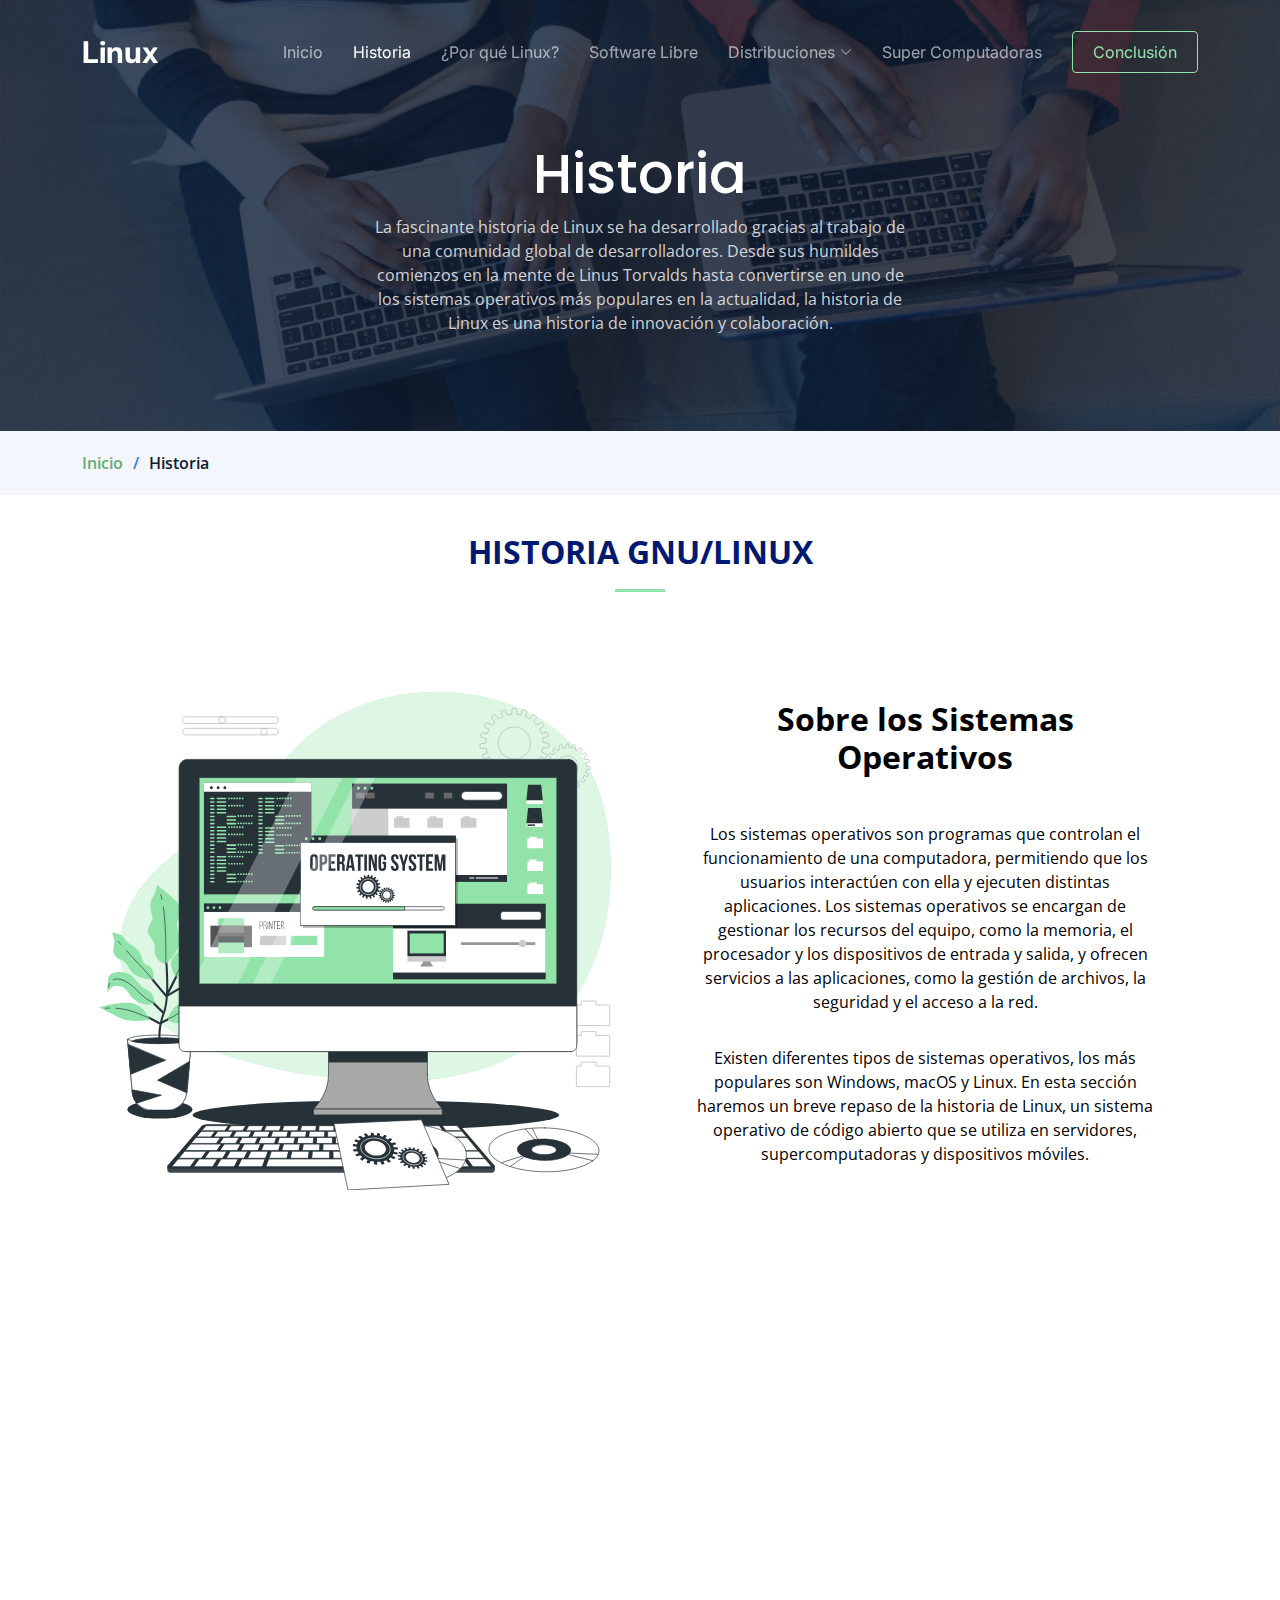
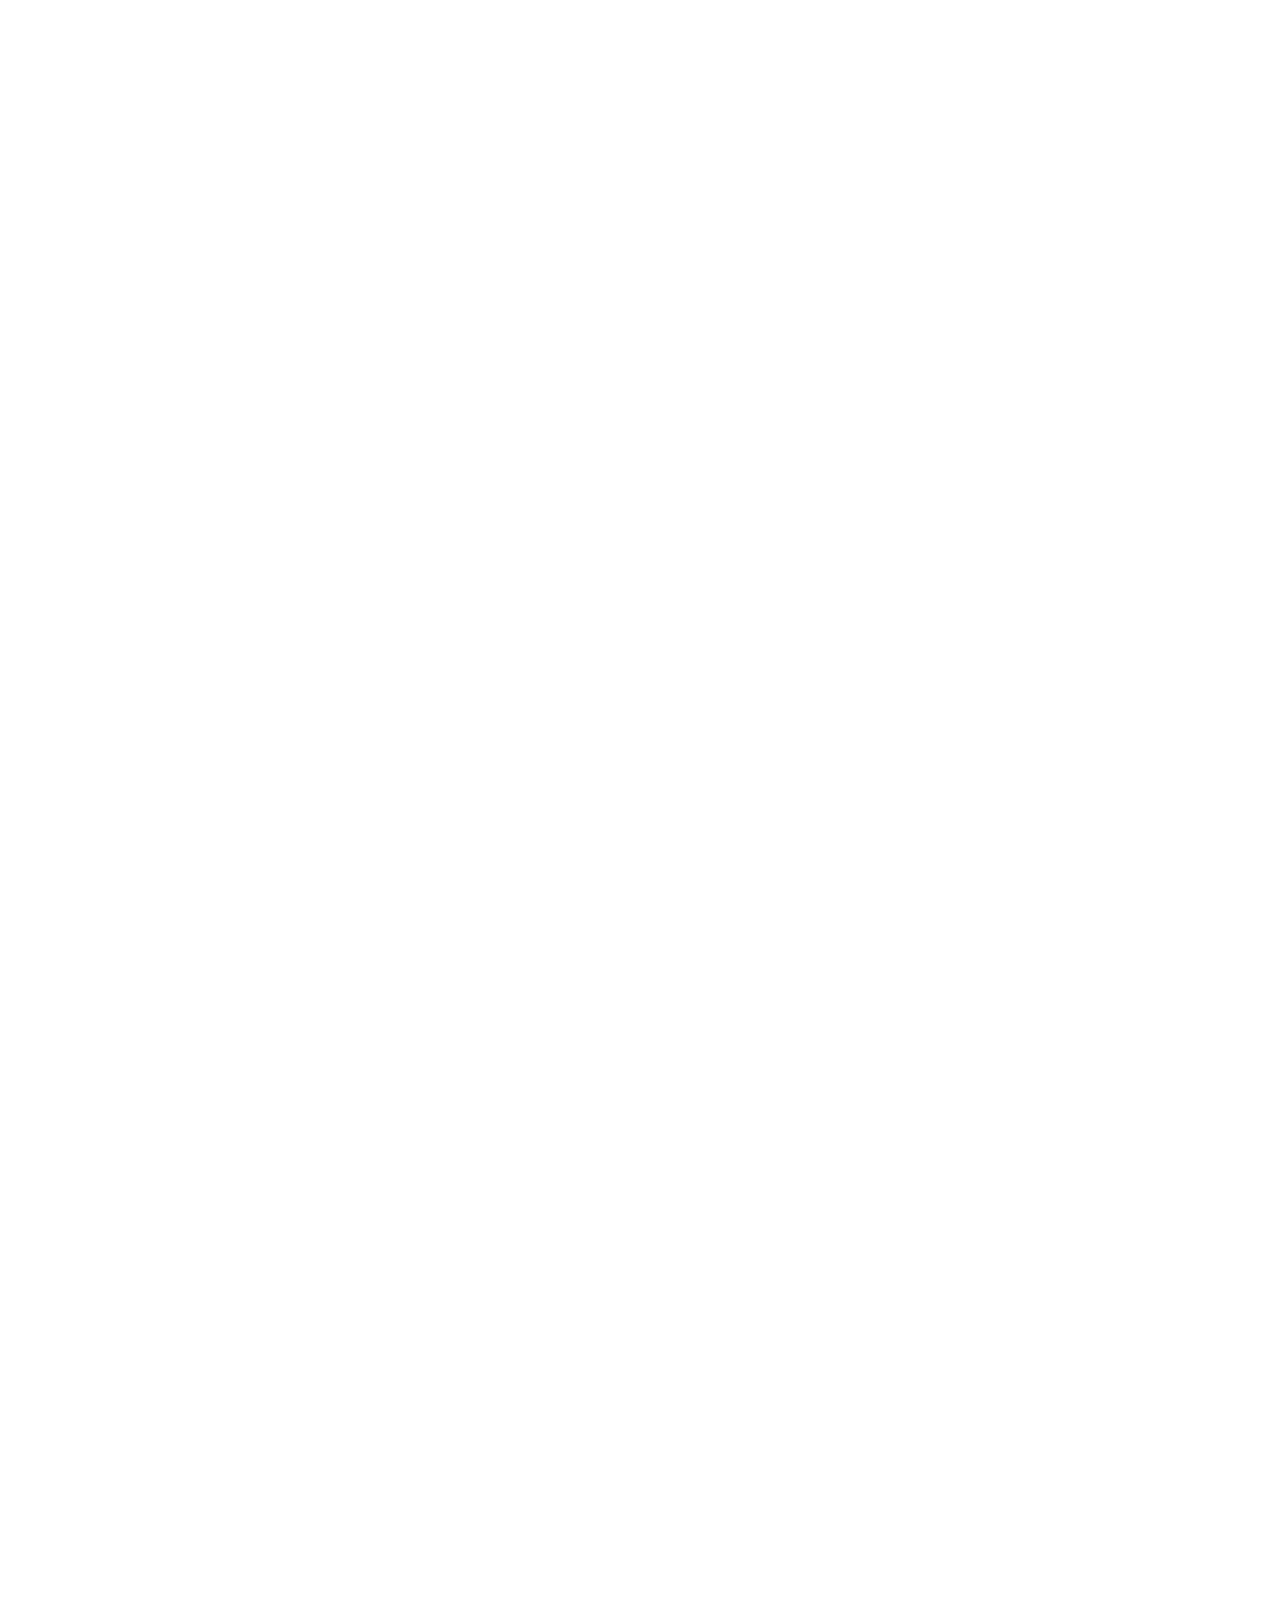
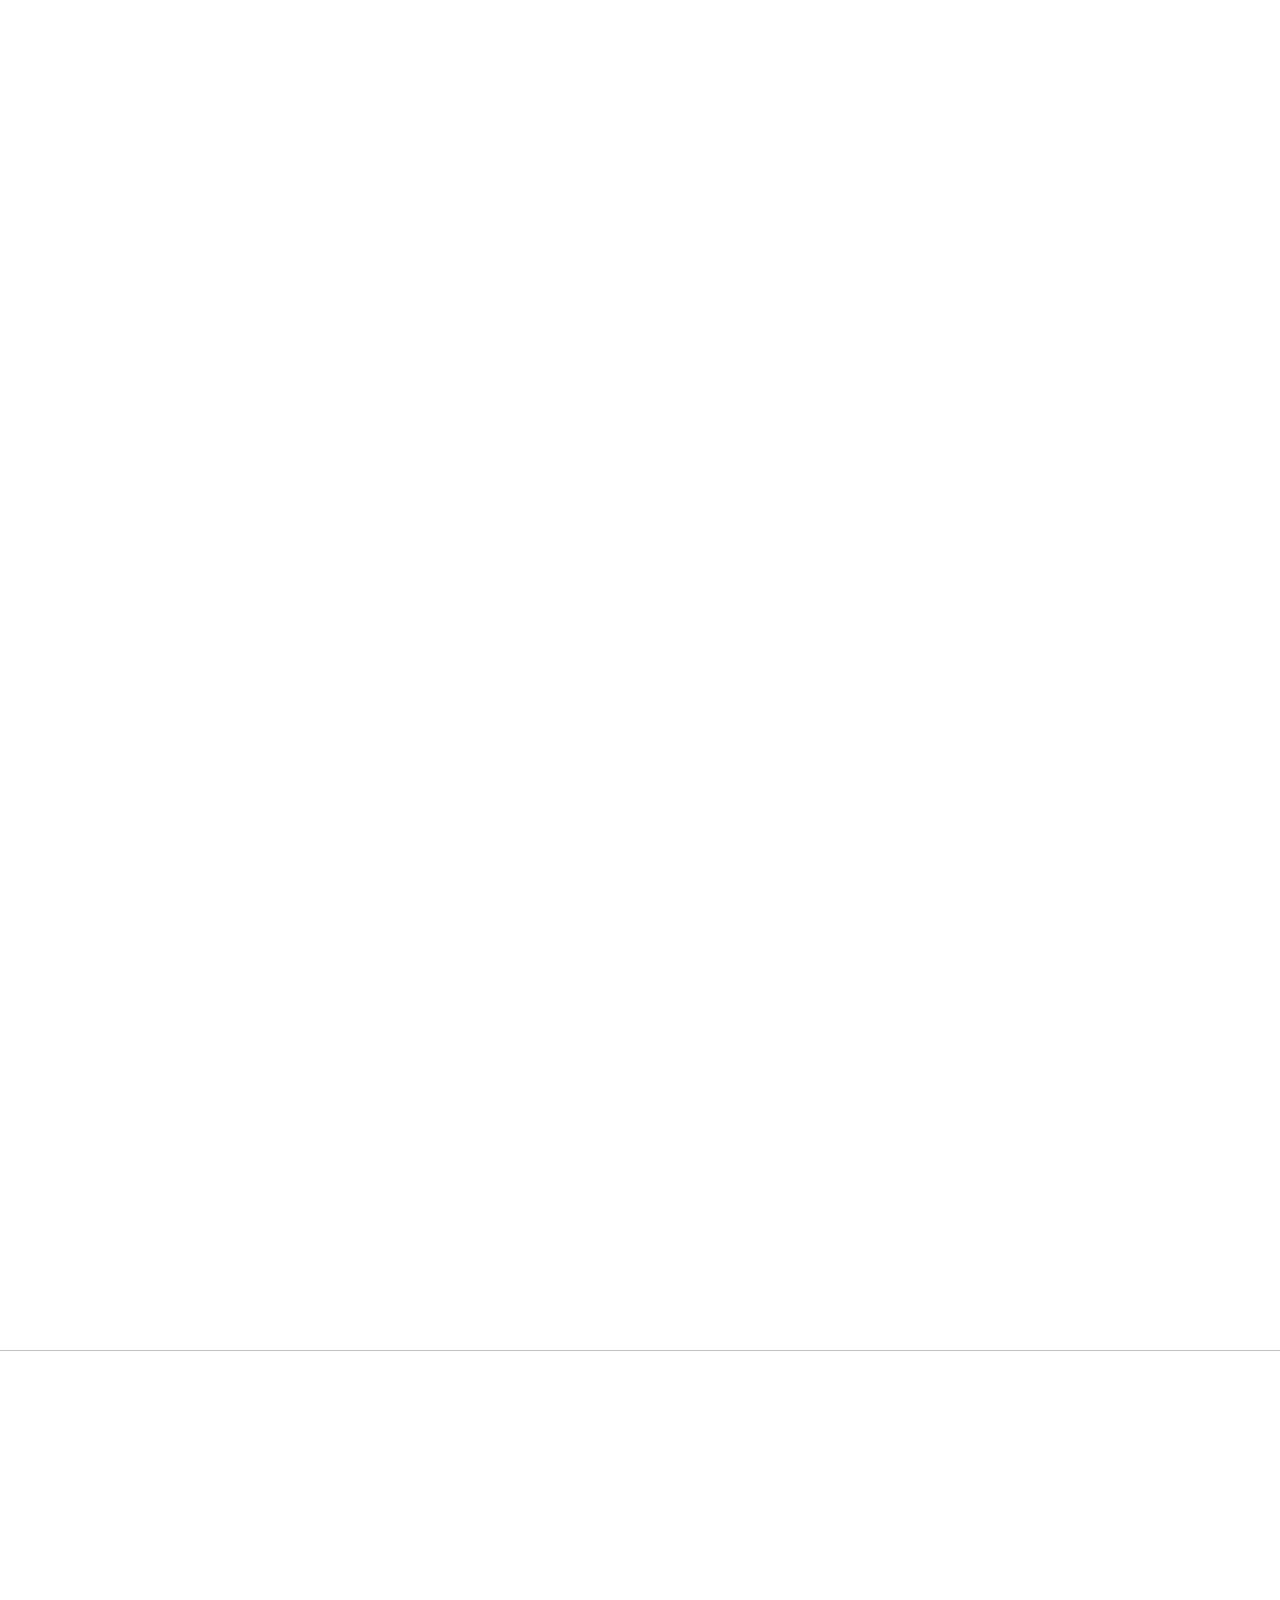
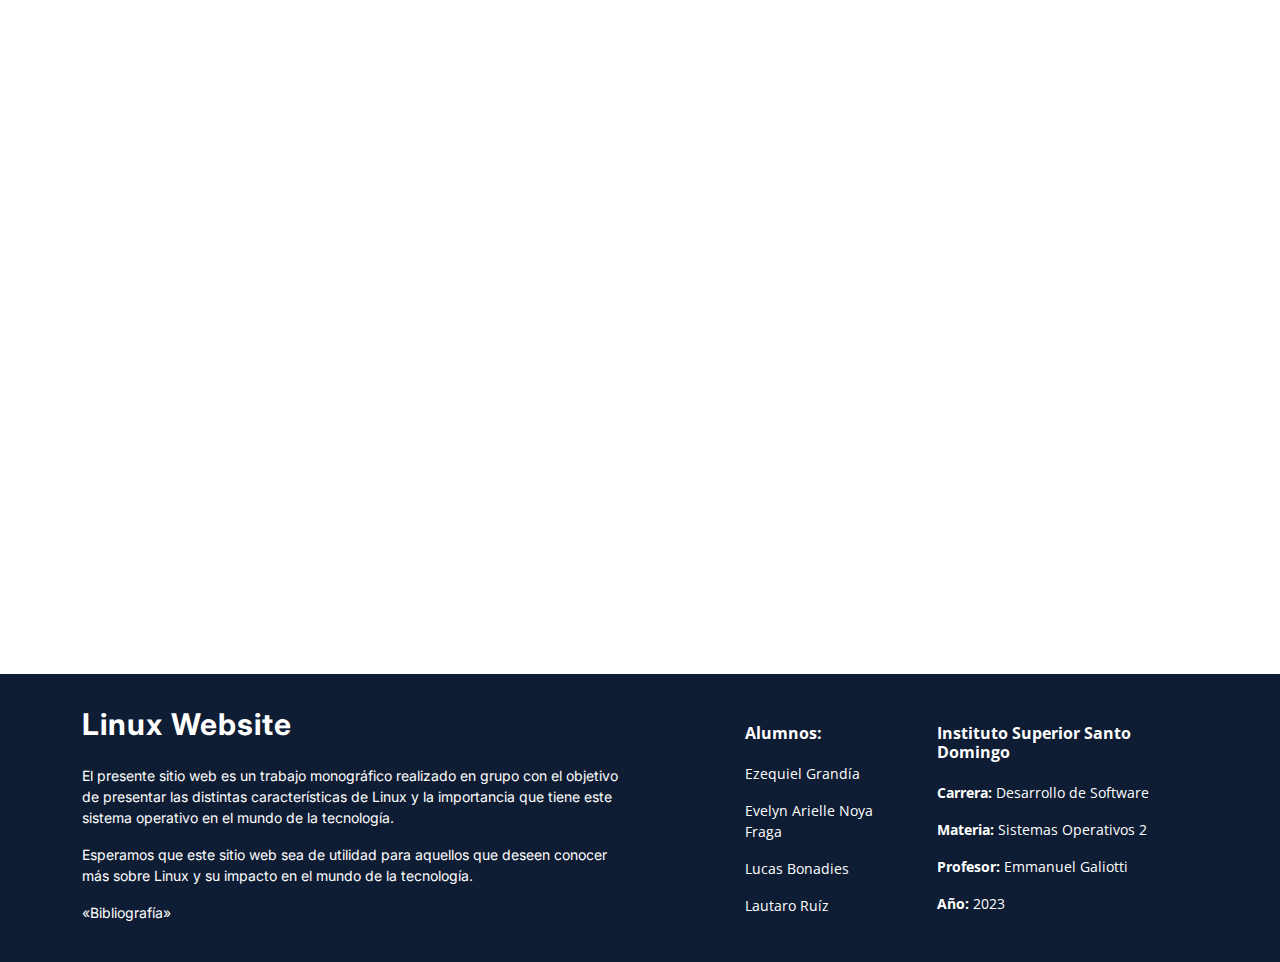
<file: historia.html>
<!DOCTYPE html>
<html lang="es">

<head>
  <meta charset="utf-8">
  <meta content="width=device-width, initial-scale=1.0" name="viewport">

  <title>Linux Website - Historia</title>
  <meta content="" name="description">
  <meta content="" name="keywords">

  <!-- Favicons -->
  <link href="assets/img/favicon-linux.png" rel="icon" />

  <!-- Google Fonts -->
  <link rel="preconnect" href="https://fonts.googleapis.com">
  <link rel="preconnect" href="https://fonts.gstatic.com" crossorigin>
  <link
    href="https://fonts.googleapis.com/css2?family=Open+Sans:ital,wght@0,300;0,400;0,500;0,600;0,700;1,300;1,400;1,600;1,700&family=Poppins:ital,wght@0,300;0,400;0,500;0,600;0,700;1,300;1,400;1,500;1,600;1,700&family=Inter:ital,wght@0,300;0,400;0,500;0,600;0,700;1,300;1,400;1,500;1,600;1,700&display=swap"
    rel="stylesheet">

  <!-- Vendor CSS Files -->
  <link href="assets/vendor/bootstrap/css/bootstrap.min.css" rel="stylesheet">
  <link href="assets/vendor/bootstrap-icons/bootstrap-icons.css" rel="stylesheet">
  <link href="assets/vendor/fontawesome-free/css/all.min.css" rel="stylesheet">
  <link href="assets/vendor/glightbox/css/glightbox.min.css" rel="stylesheet">
  <link href="assets/vendor/swiper/swiper-bundle.min.css" rel="stylesheet">
  <link href="assets/vendor/aos/aos.css" rel="stylesheet">

  <!-- Template Main CSS File -->
  <link href="assets/css/main.css" rel="stylesheet">
  <link rel="stylesheet" href="assets/css/historia.css">

  <!-- =======================================================
  * Template Name: Logis
  * Updated: May 30 2023 with Bootstrap v5.3.0
  * Template URL: https://bootstrapmade.com/logis-bootstrap-logistics-website-template/
  * Author: BootstrapMade.com
  * License: https://bootstrapmade.com/license/
  ======================================================== -->
</head>

<body>

  <!-- ======= Header ======= -->
  <header id="header" class="header d-flex align-items-center fixed-top">
    <div class="container-fluid container-xl d-flex align-items-center justify-content-between">
      <a href="index.html" class="logo d-flex align-items-center">
        <!-- Uncomment the line below if you also wish to use an image logo -->
        <!-- <img src="assets/img/logo.png" alt=""> -->
        <h1 class="header-title">Linux</h1>
      </a>

      <i class="mobile-nav-toggle mobile-nav-show bi bi-list"></i>
      <i class="mobile-nav-toggle mobile-nav-hide d-none bi bi-x"></i>
      <nav id="navbar" class="navbar">
        <ul>
          <li><a href="index.html">Inicio</a></li>
          <li><a href="historia.html" class="active">Historia</a></li>
          <li><a href="porque-linux.html">¿Por qué Linux?</a></li>
          <li><a href="software-libre.html">Software Libre</a></li>
          <li class="dropdown">
            <a href="distros.html"><span>Distribuciones</span> <i class="bi bi-chevron-down dropdown-indicator"></i></a>
            <ul>
              <li class="dropdown">
                <a href="distros.html#sliders-distros"><span>Casos de Uso</span> <i
                    class="bi bi-chevron-down dropdown-indicator"></i></a>
                <ul>
                  <li><a href="distros.html#casos-title">PC Estándar</a></li>
                  <li><a href="distros.html#division-casos">PC de Bajos Recursos</a></li>
                </ul>
              </li>
              <li class="dropdown">
                <a href="distros.html#distros-title"><span>Distros Populares</span> <i
                    class="bi bi-chevron-down dropdown-indicator"></i></a>
                <ul>
                  <li><a href="https://ubuntu.com/" target="_blank">Ubuntu</a></li>
                  <li><a href="https://linuxmint.com/" target="_blank">Mint</a></li>
                  <li><a href="https://www.debian.org/index.es.html" target="_blank">Debian</a></li>
                  <li><a href="https://fedoraproject.org/" target="_blank">Fedora</a></li>
                  <li><a href="https://www.linuxliteos.com/" target="_blank">Linux Lite</a></li>
                  <li>
                    <a href="https://www.redhat.com/es/technologies/linux-platforms/enterprise-linux"
                      target="_blank">Red Hat</a>
                  </li>
                </ul>
              </li>
            </ul>
          </li>
          <li><a href="super-computers.html">Super Computadoras</a></li>
          <li>
            <a class="get-a-quote" href="conclusion.html">Conclusión</a>
          </li>
        </ul>
      </nav>
      <!-- .navbar -->
    </div>
  </header><!-- End Header -->
  <!-- End Header -->

  <main id="main">

    <!-- ======= Breadcrumbs ======= -->
    <div class="breadcrumbs">
      <div class="page-header d-flex align-items-center" style="background-image: url('assets/img/banner-bg.jpg');">
        <div class="container position-relative">
          <div class="row d-flex justify-content-center">
            <div class="col-lg-6 text-center">
              <h2>Historia</h2>
              <p>La fascinante historia de Linux se ha desarrollado gracias al trabajo de una comunidad global de
                desarrolladores. Desde sus humildes comienzos en la mente de Linus Torvalds hasta convertirse en uno de
                los sistemas operativos más populares en la actualidad, la historia de Linux es una historia de
                innovación y colaboración.</p>
            </div>
          </div>
        </div>
      </div>
      <nav>
        <div class="container">
          <ol>
            <li><a href="index.html">Inicio</a></li>
            <li>Historia</li>
          </ol>
        </div>
      </nav>
    </div><!-- End Breadcrumbs -->

    <!-- Historia GNU/Linux Title Section -->
    <section id="gnu-linux-title" class="services title-separator linux-title p-2">
      <div class="container" data-aos="fade-up">
        <div class="section-header">
          <!-- <span>Historia GNU/Linux</span> -->
          <h2>Historia GNU/Linux</h2>
        </div>
      </div>
    </section>

    <!-- ======= text-img-1 Section ======= -->
    <div class="container text-img text-img-1" data-aos="fade-up">
      <!-- Primer Row -->
      <div class="row">
        <div class=" col-lg-6 position-relative align-self-center order-lg-first order-last" data-aos="fade-right">
          <img src="assets/img/hero-img-so.svg" class="img-fluid rounded w-100" alt="" />
        </div>
        <div class="col-lg-6 content rounded order-first order-lg-last gap-3 d-flex flex-column justify-content-center"
          data-aos="fade-left">
          <h3 class="text-center">Sobre los Sistemas Operativos</h3>
          <p class="text-center">Los sistemas operativos son programas que controlan el funcionamiento de una
            computadora, permitiendo que los usuarios interactúen con ella y ejecuten distintas aplicaciones. Los
            sistemas operativos se encargan de gestionar los recursos del equipo, como la memoria, el procesador y los
            dispositivos de entrada y salida, y ofrecen servicios a las aplicaciones, como la gestión de archivos, la
            seguridad y el acceso a la red.
          </p>
          <p class="text-center">
            Existen diferentes tipos de sistemas operativos, los más populares son Windows, macOS y Linux. En esta
            sección haremos un breve repaso de la historia de Linux, un sistema operativo de código abierto que se
            utiliza en servidores, supercomputadoras y dispositivos móviles.
          </p>
        </div>
      </div>
      <!-- Segundo Row -->
      <div class="row">
        <div class=" col-lg-6 position-relative align-self-center order-lg-last order-last" data-aos="fade-left">
          <img src="assets/img/gnulinux.png" class="img-fluid rounded w-100" alt="" />
          <div class="caption">
            <p>El Ñu es el animal representativo del proyecto GNU, y el pingüino Tux la mascota oficial de Linux.</p>
          </div>
        </div>
        <div class="col-lg-6 content rounded order-first order-lg-first gap-3 d-flex flex-column justify-content-center"
          data-aos="fade-right">
          <h3 class="text-center">¿Qué es GNU/Linux?</h3>
          <p class="text-center">GNU/Linux es un sistema operativo de código abierto basado en Unix, que fue
            desarrollado por una comunidad de programadores en colaboración con la Fundación para el Software Libre
            (FSF). A diferencia de otros sistemas operativos, GNU/Linux está disponible de forma gratuita y se puede
            descargar y utilizar libremente.
          </p>
          <p class="text-center">
            Se compone de dos partes principales: el núcleo del sistema operativo, conocido como Linux, y las
            herramientas y utilidades del proyecto GNU. Es altamente personalizable, se utiliza en una amplia gama de
            dispositivos y cuenta con una comunidad de desarrolladores activa que trabaja constantemente en la mejora
            del sistema operativo. Además, la filosofía de código abierto de GNU/Linux fomenta la colaboración y el
            intercambio de conocimientos entre desarrolladores y usuarios.
          </p>
        </div>
      </div>
    </div>
    <!-- ======= Fin text-img-1 Section ======= -->

    <!-- ======= Video Historia Section ======= -->
    <section id="video-historia-section" class="video-historia-section">
      <div class="container text-center" data-aos="zoom-out">
        <a href="https://www.youtube.com/watch?v=SQODoNIu6e0&ab_channel=VisualTech" class="glightbox play-btn"></a>
        <h3>La rara historia de LINUX y sus miles de distribuciones</h3>
        <p>"La revolución tecnológica de los años 70 liderada por programadores que buscaban democratizar las
          tecnologías digitales y permitir que cualquier pudiera modificar a su gusto un sistema operativo.".
        </p>
      </div>
    </section><!-- Fin Video Historia Section -->

    <!-- ======= text-img-2 Section ======= -->
    <div class="container text-img text-img-2" data-aos="fade-up">
      <!-- Primer Row -->
      <div class="row">
        <div class=" col-lg-6 position-relative align-self-center order-lg-first order-last" data-aos="fade-right">
          <img src="assets/img/Richard-Stallman.jpeg" class="img-fluid rounded w-100" alt="" />
          <div class="caption">
            <p>Richard Stallman en su juventud.</p>
          </div>
        </div>
        <div class="col-lg-6 content rounded order-first order-lg-last gap-3 d-flex flex-column justify-content-center"
          data-aos="fade-left">
          <h3 class="text-center">El Proyecto GNU</h3>
          <p class="text-center">El proyecto GNU , iniciado en 1983 por Richard Stallman, tiene el objetivo de crear un
            “sistema de software compatible con Unix, compuesto enteramente de software libre”. Más tarde, en 1985,
            Stallman fundó la Free Software Foundation (FSF) para financiar el desarrollo de GNU, y redactó la Licencia
            Pública General de GNU en 1989. A principios de la década de 1990, muchos de los programas que se requieren
            en un sistema operativo (como bibliotecas, compiladores, editores de texto, un shell Unix, y un sistema de
            ventanas) ya se habían conseguido desarrollar y estaban operativos en el proyecto GNU.
          </p>
          <p class="text-center">
            La filosofía de GNU se basa en la libertad del usuario para utilizar, modificar y distribuir el software, y
            ha influido en el desarrollo de otros proyectos de software libre y en la creación de una comunidad activa y
            comprometida con la libertad del usuario en el mundo de la tecnología.
          </p>
        </div>
      </div>
      <!-- Segundo Row -->
      <div class="row">
        <div class=" col-lg-6 position-relative align-self-center order-lg-last order-last" data-aos="fade-left">
          <img src="assets/img/linus-old.jpg" class="img-fluid rounded w-100" alt="" />
          <div class="caption">
            <p>La versión 1.0 de Linux no llegaría hasta 1994.</p>
          </div>
        </div>
        <div class="col-lg-6 content rounded order-first order-lg-first gap-3 d-flex flex-column justify-content-center"
          data-aos="fade-right">
          <h3 class="text-center">La creación del núcleo de Linux</h3>
          <p class="text-center">En 1991, cuando Torvalds asistía a la Universidad de Helsinki y era usuario del sistema
            operativo MINIX, y de los programas provenientes del proyecto GNU, estaba muy interesado por el
            funcionamiento de los sistemas operativos. Frustrado por la concesión de licencias de uso que utilizaba
            MINIX, que en ese momento se limitaba a uso educativo, comenzó a desarrollar su propio núcleo.
          </p>
          <p class="text-center">
            Hacia 1992, Torvalds había trabajado tanto en el desarrollo del núcleo de Linux que llegó a superar a otros
            núcleos que se encontraban también en desarrollo en ese momento. Posteriormente Torvalds inició un cambio de
            su licencia original, la cual prohibía la redistribución comercial, y lo difundió bajo la licencia GPL
            (Licencia Pública General de GNU). Los desarrolladores de ambas partes trabajaron para integrar componentes
            de GNU con el núcleo Linux, consiguiendo un sistema operativo completamente funcional.
          </p>
        </div>
      </div>
    </div>
    <!-- ======= Fin text-img-2 Section ======= -->

    <!-- ======= Video edteam Section ======= -->
    <section id="video-historia-section" class="video-edteam-section">
      <div class="container text-center" data-aos="zoom-out">
        <a href="https://www.youtube.com/watch?v=rjzU6D7XY7c&ab_channel=EDteam" class="glightbox play-btn"></a>
        <h3>¿Linux fue creado por accidente?</h3>
        <p>"Todo comenzó cuando un joven llamado Linus jugaba con su nueva computadora, programando el día
          entero y tratando de emular características de UNIX en su clon del IBM por diversión.".
        </p>
      </div>
    </section><!-- Fin Video edteam Section -->

    <!-- ======= text-1 Section ======= -->
    <div class="container text-img text-1" data-aos="fade-up">
      <!-- Primer Row -->
      <div class="row">
        <div class="col-lg-12 content rounded order-first order-lg-last gap-3 d-flex flex-column justify-content-center"
          data-aos="fade-up">
          <h3 class="text-center">El legado de GNU/Linux en la tecnología moderna</h3>
          <p class="text-center">Hoy en día existen muchas variantes diferentes del sistema GNU/Linux, comúnmente
            llamadas «distribuciones». La mayoría de ellas incluyen programas que no son libres, ya que sus
            desarrolladores siguen la filosofía «código abierto» asociada con Linux en lugar de la filosofía del
            «software libre» de GNU. Pero también existen distribuciones GNU/Linux completamente libres. La FSF
            proporciona asistencia informática para algunas de ellas.
          </p>
          <p class="text-center">
            Además, las distribuciones de GNU/Linux han sido fundamentales en el desarrollo de la tecnología, tanto en
            el ámbito comercial como en el académico, y son ampliamente utilizadas en servidores, supercomputadoras y
            dispositivos móviles. Al ser un sistema operativo de código abierto, GNU/Linux ha permitido la innovación y
            la colaboración entre desarrolladores de todo el mundo, lo que ha llevado a la creación de una amplia
            variedad de herramientas y aplicaciones que han mejorado la productividad y la eficiencia en diferentes
            ámbitos.
          </p>
        </div>
      </div>
    </div>
    <!-- ======= Fin text-1 Section ======= -->

    <hr>

    <!-- ======= Nav Items Section ======= -->
    <section id="nav-items-history" class="featured-services pb-3">
      <div class="container">
        <div class="row gy-4 justify-content-center">
          <div class="col-lg-4 col-md-6 service-item d-flex" data-aos="fade-up">
            <div class="icon flex-shrink-0"><i class="fa-solid my-logo my-logo-1"></i></div>
            <div>
              <h4 class="title">Descubre Linux</h4>
              <p class="description">
                Aprendé sobre el sistema operativo de código abierto más popular del mundo y descubre los beneficios de
                la seguridad, estabilidad y personalización que Linux ofrece.
              </p>
              <a href="porque-linux.html" class="readmore stretched-link mt-3"><span>Ver Más</span><i
                  class="bi bi-arrow-right"></i></a>
            </div>
          </div>
          <!-- End Service Item -->

          <div class="col-lg-4 col-md-6 service-item d-flex" data-aos="fade-up" data-aos-delay="100">
            <div class="icon flex-shrink-0"><i class="fa-solid my-logo my-logo-2"></i></div>
            <div>
              <h4 class="title">Distribuciones Populares</h4>
              <p class="description">
                Explora las diferentes opciones de distribuciones de Linux más populares y descubre cuál se adapta mejor
                a tus necesidades.
              </p>
              <a href="distros.html" class="readmore stretched-link mt-3"><span>Ver Más</span><i
                  class="bi bi-arrow-right"></i></a>
            </div>
          </div>
          <!-- End Service Item -->

          <div class="col-lg-4 col-md-6 service-item d-flex" data-aos="fade-up" data-aos-delay="200">
            <!-- fa-solid fa-truck-ramp-box -->
            <div class="icon flex-shrink-0"><i class="fa-solid my-logo my-logo-3"></i></div>
            <div>
              <h4 class="title">Últimas noticias y actualizaciones</h4>
              <p class="description">
                Mantente al día con las últimas noticias y actualizaciones del mundo de Linux, avances en el
                kernel, nuevas distribuciones y herramientas que están disponibles de la mano de <em>linuxtoday.com</em>
                <a href="https://www.linuxtoday.com/news/" target="_blank"
                  class="readmore stretched-link mt-3"><span>Ver Más</span><i class="bi bi-arrow-right"></i></a>
            </div>
          </div>
          <!-- End Service Item -->
        </div>
      </div>
    </section>
    <!-- End Nav Items Section -->

    <!-- ======= Curiosidades Section ======= -->
    <section id="faq-history" class="faq">
      <div class="container" data-aos="fade-up">
        <div class="section-header">
          <!-- <span>Curiosidades</span> -->
          <h2>Curiosidades</h2>
        </div>

        <div class="row justify-content-center" data-aos="fade-up" data-aos-delay="200">
          <div class="col-lg-10">
            <div class="accordion accordion-flush" id="faqlist">
              <div class="accordion-item">
                <h3 class="accordion-header">
                  <button class="accordion-button collapsed" type="button" data-bs-toggle="collapse"
                    data-bs-target="#faq-content-1">
                    <i class="bi bi-question-circle question-icon"></i>
                    ¿Por qué el pingüino Tux es la mascota oficial de Linux?
                  </button>
                </h3>
                <div id="faq-content-1" class="accordion-collapse collapse" data-bs-parent="#faqlist">
                  <div class="accordion-body">
                    El pingüino Tux se convirtió en la mascota oficial de Linux debido a un incidente con Linus
                    Torvalds, el creador del sistema operativo. En 1993, durante un viaje a Australia, Torvalds visitó
                    un zoológico y fue mordido por un pequeño pingüino. Años más tarde, cuando estaba buscando una
                    mascota para Linux, Torvalds recordó este incidente y decidió que un pingüino sería una buena
                    elección. La mascota de Linux fue bautizada como Tux, en honor a Tuxedo Park, el lugar donde
                    Torvalds pasó gran parte de su infancia. Desde entonces, Tux se ha convertido en un símbolo
                    reconocido mundialmente del sistema operativo Linux y de la comunidad de desarrolladores de software
                    de código abierto.
                  </div>
                </div>
              </div>
              <!-- # Faq item-->

              <div class="accordion-item">
                <h3 class="accordion-header">
                  <button class="accordion-button collapsed" type="button" data-bs-toggle="collapse"
                    data-bs-target="#faq-content-2">
                    <i class="bi bi-question-circle question-icon"></i>
                    ¿Cuántas líneas de código tiene el kernel de Linux?
                  </button>
                </h3>
                <div id="faq-content-2" class="accordion-collapse collapse" data-bs-parent="#faqlist">
                  <div class="accordion-body">
                    A partir de 2021, se estima que el kernel de Linux contiene más de 27 millones de líneas de código.
                    Sin embargo, esta cifra es solo para el kernel y no incluye todo el software adicional que se
                    utiliza con Linux, como las aplicaciones y utilidades del sistema. Si se incluye todo el software
                    que se utiliza con Linux, la cantidad total de líneas de código podría superar los 100 millones. Es
                    importante tener en cuenta que estas cifras son solo una estimación, ya que el código de Linux es
                    constantemente actualizado y modificado por la comunidad de desarrolladores.
                  </div>
                </div>
              </div>
              <!-- # Faq item-->

              <div class="accordion-item">
                <h3 class="accordion-header">
                  <button class="accordion-button collapsed" type="button" data-bs-toggle="collapse"
                    data-bs-target="#faq-content-4">
                    <i class="bi bi-question-circle question-icon"></i>
                    ¿En qué lugares sorprendentes se ha utilizado Linux?
                  </button>
                </h3>
                <div id="faq-content-4" class="accordion-collapse collapse" data-bs-parent="#faqlist">
                  <div class="accordion-body">
                    <i class="bi bi-question-circle question-icon"></i>
                    Linux se ha utilizado en varios lugares sorprendentes, entre ellos, la Estación Espacial
                    Internacional (ISS). En la ISS, Linux se utiliza para controlar sistemas críticos y las
                    comunicaciones. Tanto la NASA como SpaceX han depositado su confianza en Linux para desarrollar
                    software que sean capaces de transportar cohetes al espacio. Decenas de operaciones se han
                    completado satisfactoriamente con un sistema Linux, como por ejemplo en los cohetes Falcon 9. La
                    capacidad de Linux para ser adaptado y personalizado para una variedad de necesidades lo convierte
                    en una opción popular en la industria aeroespacial y otras industrias que requieren un alto grado de
                    fiabilidad y flexibilidad.
                  </div>
                </div>
              </div>
              <!-- # Faq item-->

              <div class="accordion-item">
                <h3 class="accordion-header">
                  <button class="accordion-button collapsed" type="button" data-bs-toggle="collapse"
                    data-bs-target="#faq-content-3">
                    <i class="bi bi-question-circle question-icon"></i>
                    ¿Cuántas líneas de código escribió el creador Linus Torvalds?
                  </button>
                </h3>
                <div id="faq-content-3" class="accordion-collapse collapse" data-bs-parent="#faqlist">
                  <div class="accordion-body">
                    Linus Torvalds, el creador de Linux, escribió originalmente solo el 2% del código fuente original
                    del sistema operativo. Cuando el proyecto se lanzó en 1991, solo contaba con 10.000 líneas de
                    código. Por aquel entonces, Linus era un simple estudiante de informática. Con el tiempo, la
                    comunidad de desarrolladores de Linux se unió y contribuyó con sus propias distribuciones y mejoras,
                    lo que ha llevado a la creación de la versión actual de Linux. Hoy en día, Linux es un software muy
                    utilizado y valorado por los programadores debido a su flexibilidad y potencial de personalización.
                  </div>
                </div>
              </div>
              <!-- # Faq item-->

              <div class="accordion-item">
                <h3 class="accordion-header">
                  <button class="accordion-button collapsed" type="button" data-bs-toggle="collapse"
                    data-bs-target="#faq-content-5">
                    <i class="bi bi-question-circle question-icon"></i>
                    ¿Qué empresas importantes utilizan Linux?
                  </button>
                </h3>
                <div id="faq-content-5" class="accordion-collapse collapse" data-bs-parent="#faqlist">
                  <div class="accordion-body">
                    Linux es utilizado por muchas empresas importantes para ejecutar sus servidores y proporcionar
                    servicios en línea. Algunas de las empresas más destacadas que utilizan Linux son Google, Amazon,
                    Facebook, IBM, Netflix y Twitter. Sin embargo, la lista de empresas que utilizan Linux es mucho más
                    extensa y abarca diversas industrias. Debido a su flexibilidad, seguridad y bajo costo, Linux sigue
                    siendo una opción popular para muchas empresas en todo el mundo.
                  </div>
                </div>
              </div>
              <!-- # Faq item-->
            </div>
          </div>
        </div>
      </div>
    </section>
    <!-- End Curiosidades Section -->

  </main><!-- End #main -->

  <!-- ======= Footer ======= -->
  <footer id="footer" class="footer">
    <div class="container">
      <div class="row gy-4">
        <div class="col-lg-6 col-md-12 footer-info">
          <a href="index.html" class="logo d-flex align-items-center">
            <span>Linux Website</span>
          </a>
          <p>
            El presente sitio web es un trabajo monográfico realizado en grupo con el objetivo de presentar las
            distintas características de Linux y la importancia que tiene este sistema operativo en el mundo de la
            tecnología.
          </p>
          <p>
            Esperamos que este sitio web sea de utilidad para aquellos que deseen conocer más sobre Linux y
            su impacto en el mundo de la tecnología.
          </p>
          <p>
            <a href="conclusion.html#faq-bibliografia" class="bibliografia-link">«Bibliografía»</a>
          </p>
        </div>

        <div class="col-lg-3 col-md-6 col-xs-12 footer-links footer-alumnos">
          <h4>Alumnos:</h4>
          <p>Ezequiel Grandía</p>
          <p>Evelyn Arielle Noya Fraga</p>
          <p>Lucas Bonadies</p>
          <p>Lautaro Ruíz</p>
        </div>

        <div class="col-lg-3 col-md-6 col-xs-12 footer-links">
          <h4>Instituto Superior Santo Domingo</h4>
          <p><strong>Carrera:</strong> Desarrollo de Software</p>
          <p><strong>Materia:</strong> Sistemas Operativos 2</p>
          <p><strong>Profesor:</strong> Emmanuel Galiotti</p>
          <p><strong>Año:</strong> 2023</p>
        </div>
      </div>
    </div>
  </footer>
  <!-- End Footer -->
  <!-- End Footer -->

  <a href="#" class="scroll-top d-flex align-items-center justify-content-center"><i
      class="bi bi-arrow-up-short"></i></a>

  <div id="preloader"></div>

  <!-- Vendor JS Files -->
  <script src="assets/vendor/bootstrap/js/bootstrap.bundle.min.js"></script>
  <script src="assets/vendor/purecounter/purecounter_vanilla.js"></script>
  <script src="assets/vendor/glightbox/js/glightbox.min.js"></script>
  <script src="assets/vendor/swiper/swiper-bundle.min.js"></script>
  <script src="assets/vendor/aos/aos.js"></script>
  <script src="assets/vendor/php-email-form/validate.js"></script>

  <!-- Template Main JS File -->
  <script src="assets/js/main.js"></script>

</body>

</html>
</file>
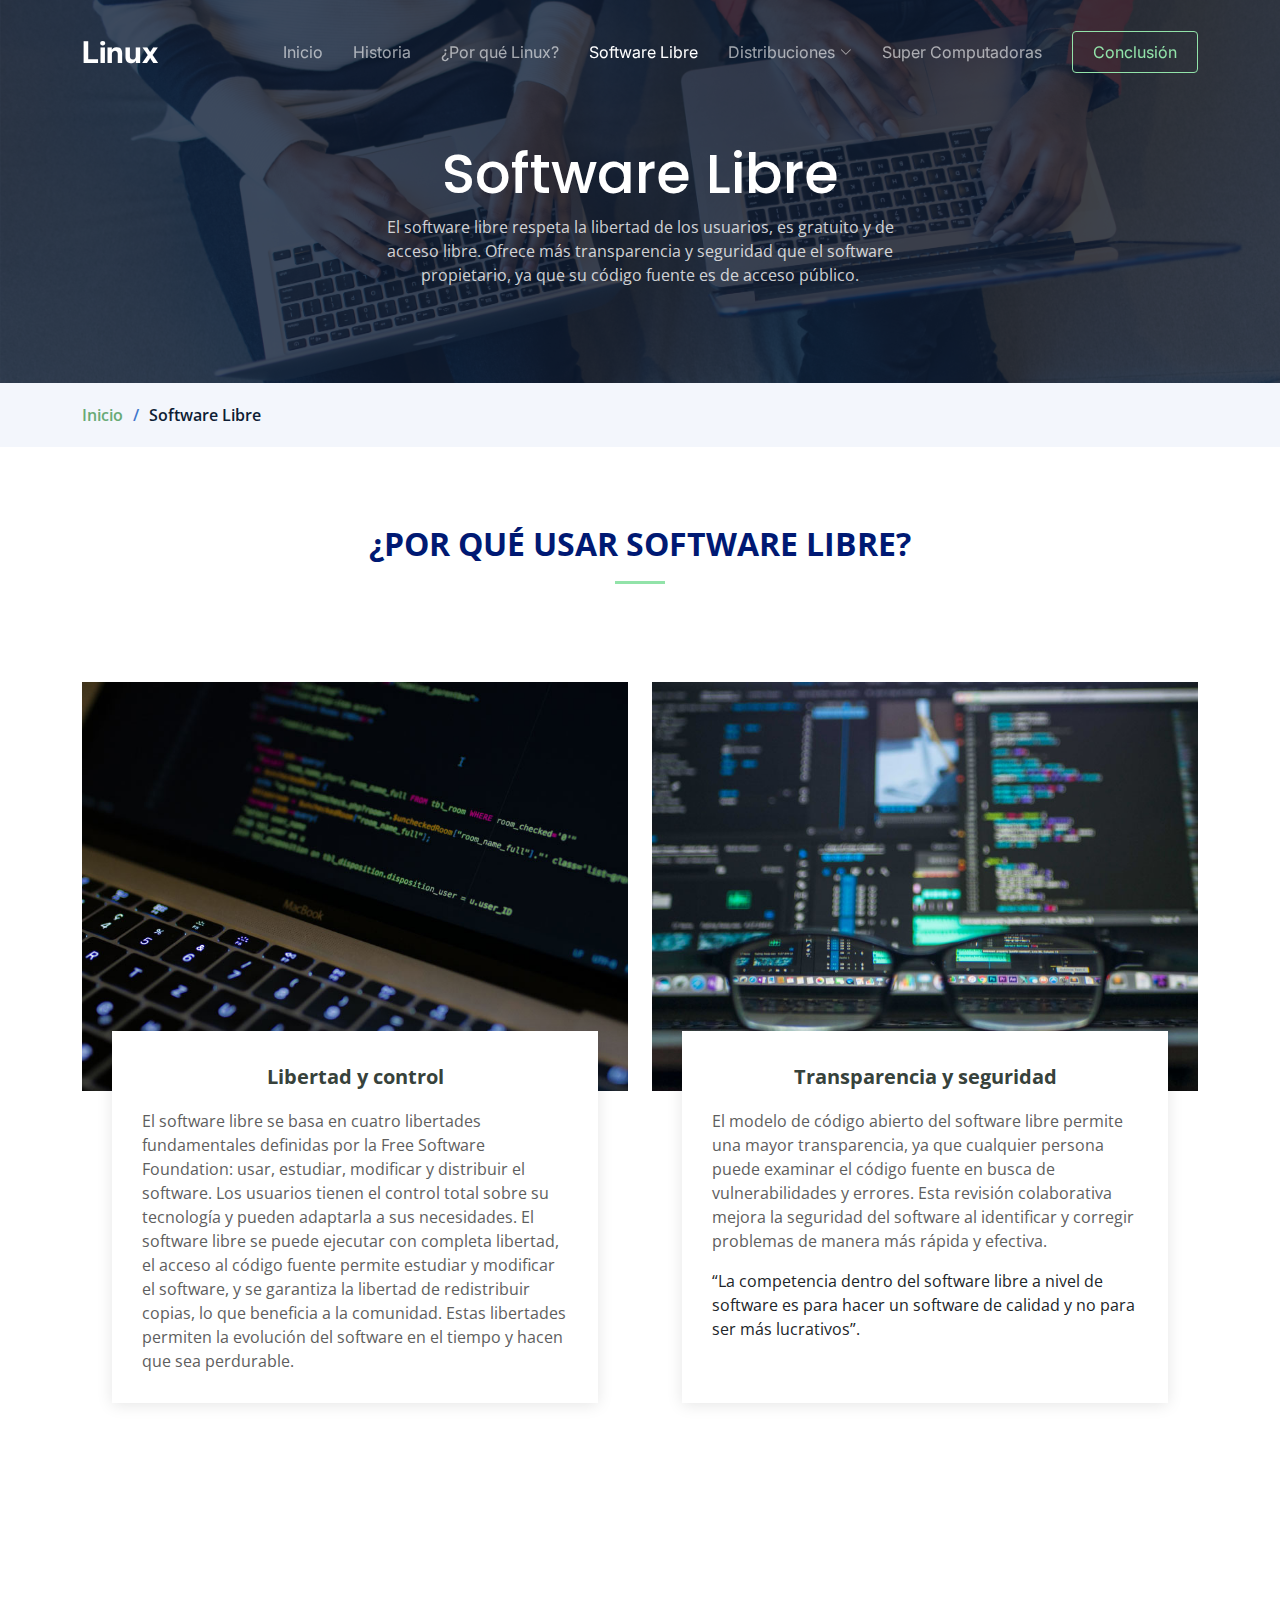
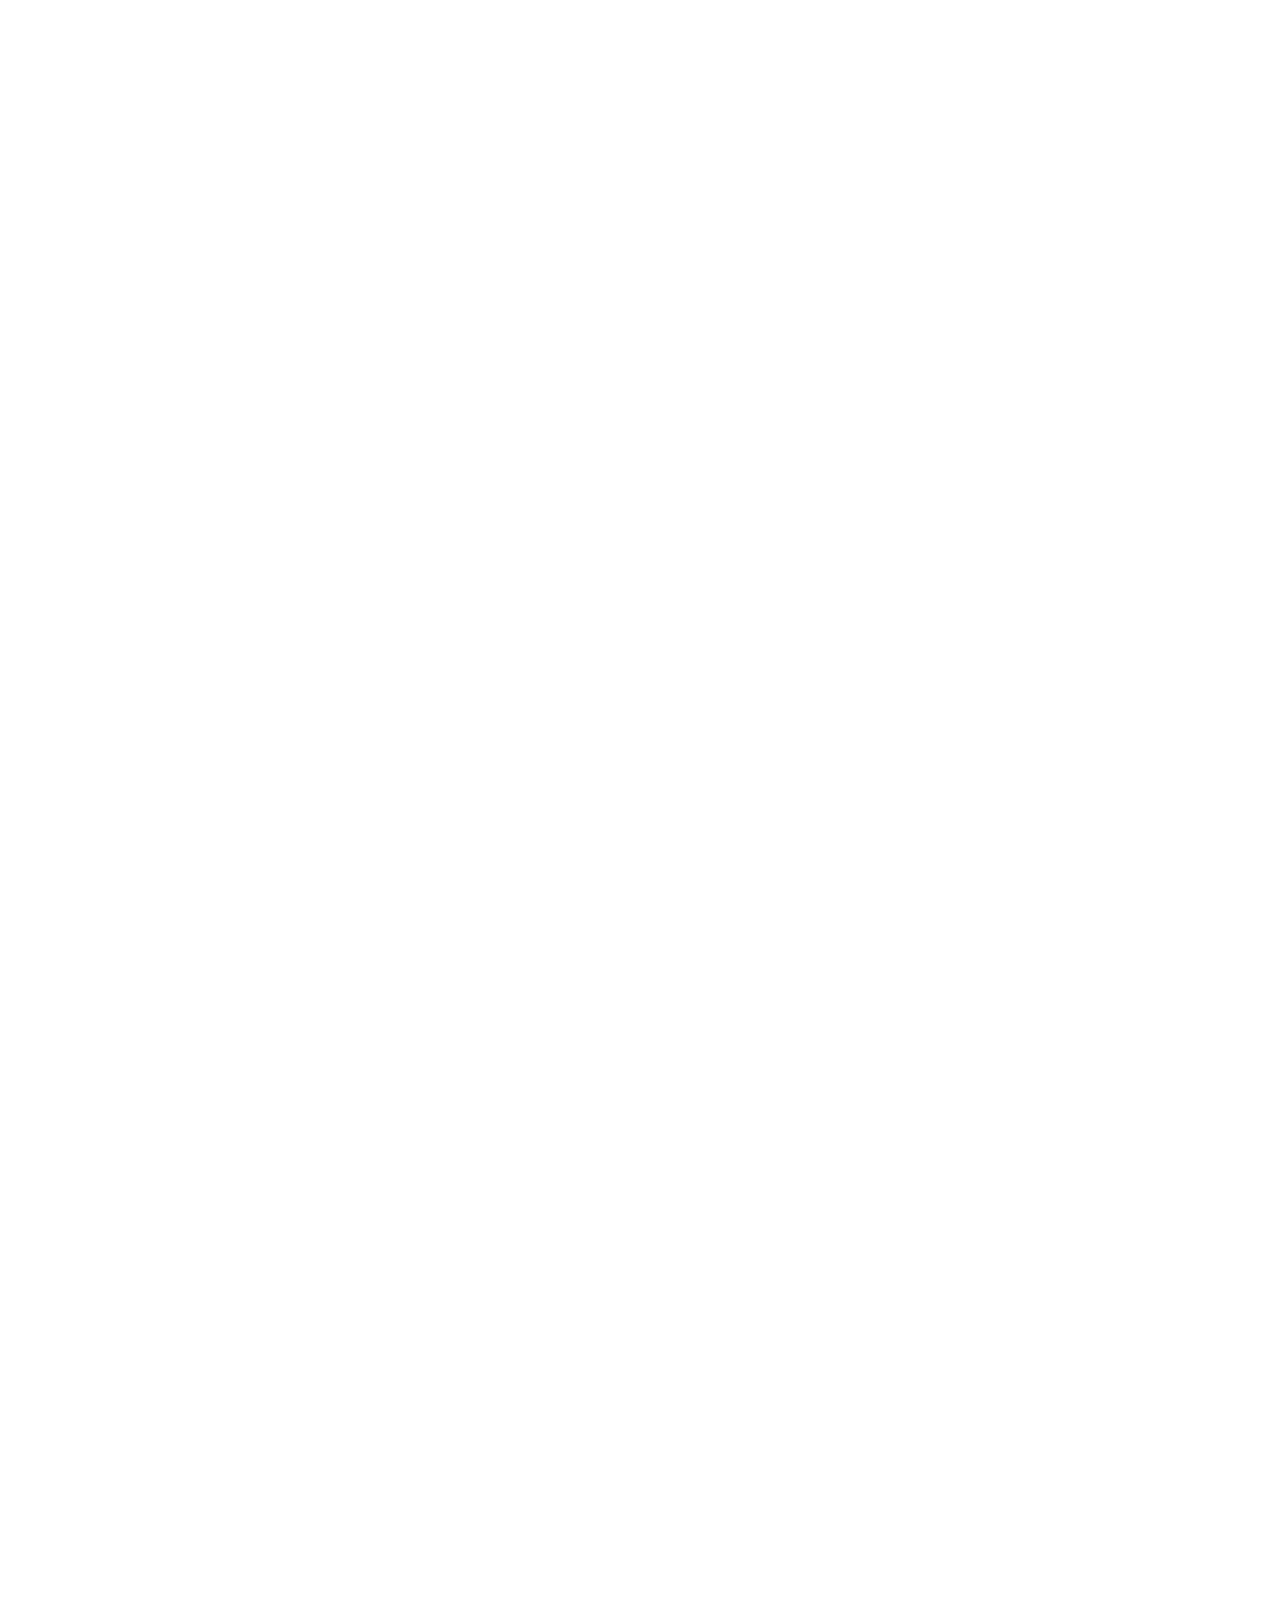
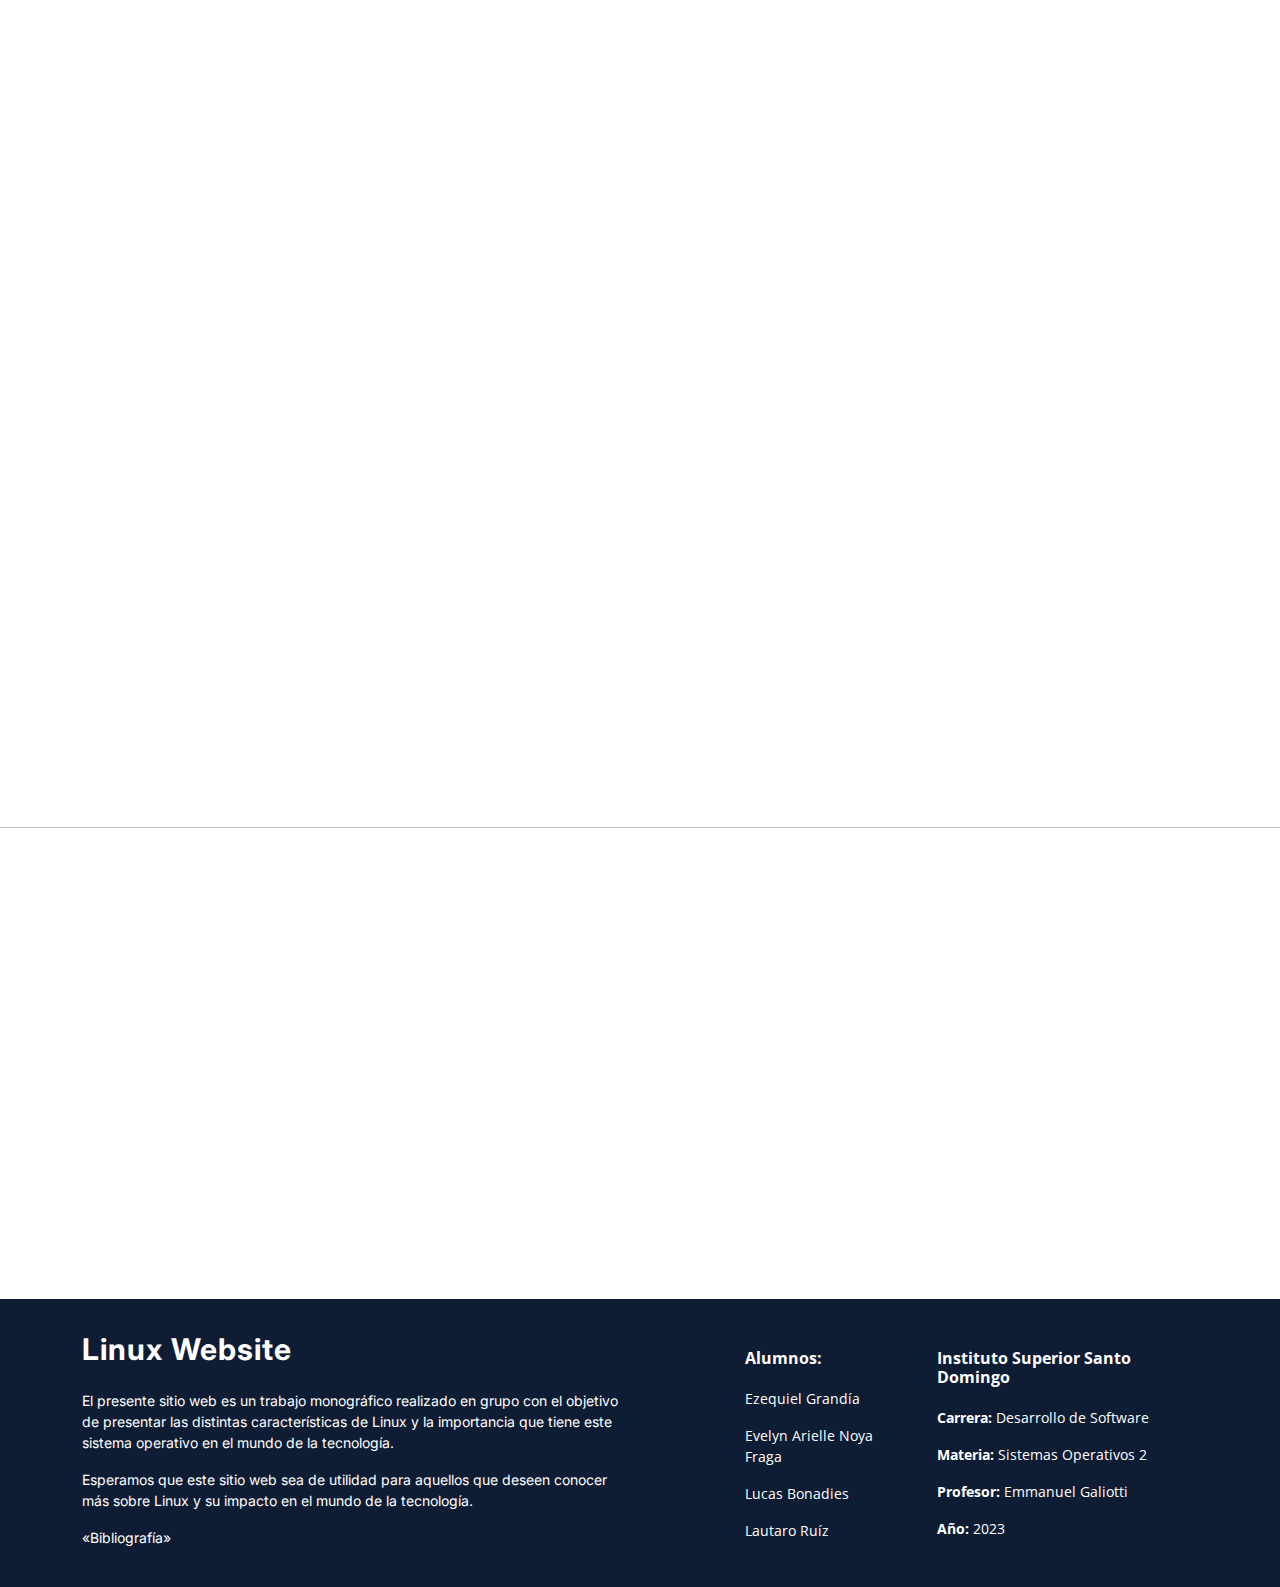
<file: software-libre.html>
<!DOCTYPE html>
<html lang="es">

<head>
  <meta charset="utf-8">
  <meta content="width=device-width, initial-scale=1.0" name="viewport">

  <title>Linux Website - Software Libre</title>
  <meta content="" name="description">
  <meta content="" name="keywords">

  <!-- Favicons -->
  <link href="assets/img/favicon-linux.png" rel="icon" />

  <!-- Google Fonts -->
  <link rel="preconnect" href="https://fonts.googleapis.com">
  <link rel="preconnect" href="https://fonts.gstatic.com" crossorigin>
  <link
    href="https://fonts.googleapis.com/css2?family=Open+Sans:ital,wght@0,300;0,400;0,500;0,600;0,700;1,300;1,400;1,600;1,700&family=Poppins:ital,wght@0,300;0,400;0,500;0,600;0,700;1,300;1,400;1,500;1,600;1,700&family=Inter:ital,wght@0,300;0,400;0,500;0,600;0,700;1,300;1,400;1,500;1,600;1,700&display=swap"
    rel="stylesheet">

  <!-- Vendor CSS Files -->
  <link href="assets/vendor/bootstrap/css/bootstrap.min.css" rel="stylesheet">
  <link href="assets/vendor/bootstrap-icons/bootstrap-icons.css" rel="stylesheet">
  <link href="assets/vendor/fontawesome-free/css/all.min.css" rel="stylesheet">
  <link href="assets/vendor/glightbox/css/glightbox.min.css" rel="stylesheet">
  <link href="assets/vendor/swiper/swiper-bundle.min.css" rel="stylesheet">
  <link href="assets/vendor/aos/aos.css" rel="stylesheet">

  <!-- Template Main CSS File -->
  <link href="assets/css/main.css" rel="stylesheet">
  <link rel="stylesheet" href="assets/css/software-libre.css">

  <!-- =======================================================
  * Template Name: Logis
  * Updated: May 30 2023 with Bootstrap v5.3.0
  * Template URL: https://bootstrapmade.com/logis-bootstrap-logistics-website-template/
  * Author: BootstrapMade.com
  * License: https://bootstrapmade.com/license/
  ======================================================== -->
</head>

<body>

  <!-- ======= Header ======= -->
  <header id="header" class="header d-flex align-items-center fixed-top">
    <div class="container-fluid container-xl d-flex align-items-center justify-content-between">
      <a href="index.html" class="logo d-flex align-items-center">
        <!-- Uncomment the line below if you also wish to use an image logo -->
        <!-- <img src="assets/img/logo.png" alt=""> -->
        <h1 class="header-title">Linux</h1>
      </a>

      <i class="mobile-nav-toggle mobile-nav-show bi bi-list"></i>
      <i class="mobile-nav-toggle mobile-nav-hide d-none bi bi-x"></i>
      <nav id="navbar" class="navbar">
        <ul>
          <li><a href="index.html">Inicio</a></li>
          <li><a href="historia.html">Historia</a></li>
          <li><a href="porque-linux.html">¿Por qué Linux?</a></li>
          <li><a href="software-libre.html" class="active">Software Libre</a></li>
          <li class="dropdown">
            <a href="distros.html"><span>Distribuciones</span> <i class="bi bi-chevron-down dropdown-indicator"></i></a>
            <ul>
              <li class="dropdown">
                <a href="distros.html#sliders-distros"><span>Casos de Uso</span> <i
                    class="bi bi-chevron-down dropdown-indicator"></i></a>
                <ul>
                  <li><a href="distros.html#casos-title">PC Estándar</a></li>
                  <li><a href="distros.html#division-casos">PC de Bajos Recursos</a></li>
                </ul>
              </li>
              <li class="dropdown">
                <a href="distros.html#distros-title"><span>Distros Populares</span> <i
                    class="bi bi-chevron-down dropdown-indicator"></i></a>
                <ul>
                  <li><a href="https://ubuntu.com/" target="_blank">Ubuntu</a></li>
                  <li><a href="https://linuxmint.com/" target="_blank">Mint</a></li>
                  <li><a href="https://www.debian.org/index.es.html" target="_blank">Debian</a></li>
                  <li><a href="https://fedoraproject.org/" target="_blank">Fedora</a></li>
                  <li><a href="https://www.linuxliteos.com/" target="_blank">Linux Lite</a></li>
                  <li>
                    <a href="https://www.redhat.com/es/technologies/linux-platforms/enterprise-linux"
                      target="_blank">Red Hat</a>
                  </li>
                </ul>
              </li>
            </ul>
          </li>
          <li><a href="super-computers.html">Super Computadoras</a></li>
          <li>
            <a class="get-a-quote" href="conclusion.html">Conclusión</a>
          </li>
        </ul>
      </nav>
      <!-- .navbar -->
    </div>
  </header><!-- End Header -->
  <!-- End Header -->

  <main id="main">

    <!-- ======= Breadcrumbs ======= -->
    <div class="breadcrumbs">
      <div class="page-header d-flex align-items-center" style="background-image: url('assets/img/banner-bg.jpg');">
        <div class="container position-relative">
          <div class="row d-flex justify-content-center">
            <div class="col-lg-6 text-center">
              <h2>Software Libre</h2>
              <p>El software libre respeta la libertad de los usuarios, es gratuito y de acceso libre. Ofrece más
                transparencia y seguridad que el software propietario, ya que su código fuente es de acceso público.
              </p>
            </div>
          </div>
        </div>
      </div>
      <nav>
        <div class="container">
          <ol>
            <li><a href="index.html">Inicio</a></li>
            <li>Software Libre</li>
          </ol>
        </div>
      </nav>
    </div><!-- End Breadcrumbs -->

    <!-- Porque Soft? Title Section -->
    <section id="why-linux-title" class="services title-separator why-linux-title p-2">
      <div class="container" data-aos="fade-up">
        <div class="section-header">
          <!-- <span>¿Por qué usar Software Libre?</span> -->
          <h2>¿Por qué usar Software Libre?</h2>
        </div>
      </div>
    </section>

    <!-- ======= Events-1 Section ======= -->
    <section id="events" class="events events-1">
      <div class="container">
        <div class="row">
          <div class="col-md-6 d-flex align-items-stretch">
            <div class="card" data-aos="fade-right">
              <div class="card-img">
                <img src="assets/img/why/why-1.jpg" alt="...">
              </div>
              <div class="card-body">
                <h5 class="card-title"><a>Libertad y control</a></h5>
                <p class="card-text">El software libre se basa en cuatro libertades fundamentales definidas por la Free
                  Software Foundation: usar, estudiar, modificar y distribuir el software. Los usuarios tienen el
                  control total sobre su tecnología y pueden adaptarla a sus necesidades. El software libre se puede
                  ejecutar con completa libertad, el acceso al código fuente permite estudiar y modificar el software, y
                  se garantiza la libertad de redistribuir copias, lo que beneficia a la comunidad. Estas libertades
                  permiten la evolución del software en el tiempo y hacen que sea perdurable.
                </p>
              </div>
            </div>
          </div>
          <div class="col-md-6 d-flex align-items-stretch">
            <div class="card" data-aos="fade-left">
              <div class="card-img">
                <img src="assets/img/why/why-4.jpg" alt="...">
              </div>
              <div class="card-body">
                <h5 class="card-title"><a>Transparencia y seguridad</a></h5>
                <p class="card-text">El modelo de código abierto del software libre permite una mayor transparencia, ya
                  que cualquier persona puede examinar el código fuente en busca de vulnerabilidades y errores. Esta
                  revisión colaborativa mejora la seguridad del software al identificar y corregir problemas de manera
                  más rápida y efectiva.
                </p>
                <p>
                  “La competencia dentro del software libre a nivel de software es para hacer un software de calidad y
                  no para ser más lucrativos”.
                </p>
              </div>
            </div>
          </div>
        </div>

      </div>
    </section><!-- End Events-1 Section -->

    <!-- Banner Stallman Section -->
    <section id="banner-stallman-section" class="banner-stallman-section">
      <div class="container text-center bg-image" data-aos="zoom-out">
        <!-- <a href="https://www.youtube.com/watch?v=8SdPLG-_wtA&ab_channel=ElFuturoEsApasionantedeVodafone"
          class="glightbox play-btn"></a> -->
        <div class="row d-flex align-items-end align-items-sm-center justify-content-sm-start justify-content-center">
          <div class="col-sm-8 d-flex flex-column justify-content-center align-items-center title-content-bn">
            <h4>"Software libre es aquel que respeta la libertad de los usuarios y la comunidad. Es una cuestión
              de
              libertad, no de precio".</h4>
            <p>
              Richard Stallman
            </p>
          </div>
        </div>
      </div>
    </section>

    <!-- ======= Events-2 Section ======= -->
    <section id="events" class="events events-2">
      <div class="container">
        <div class="row">
          <div class="col-md-6 d-flex align-items-stretch">
            <div class="card" data-aos="fade-right">
              <div class="card-img">
                <img src="assets/img/why/why-2.jpg" alt="...">
              </div>
              <div class="card-body">
                <h5 class="card-title"><a>Personalización y flexibilidad</a></h5>
                <p class="card-text">El software libre ofrece la posibilidad de modificar y adaptar el software según
                  las necesidades individuales o empresariales. Los usuarios pueden ajustar el software para que se
                  ajuste perfectamente a sus requisitos y preferencias, permite una mayor flexibilidad en la
                  configuración del software y su integración con otros sistemas.
                </p>
              </div>
            </div>
          </div>
          <div class="col-md-6 d-flex align-items-stretch">
            <div class="card" data-aos="fade-left">
              <div class="card-img">
                <img src="assets/img/why/why-6.jpg" alt="...">
              </div>
              <div class="card-body">
                <h5 class="card-title"><a>Comunidad y colaboración</a></h5>
                <p class="card-text">El software libre fomenta la formación de comunidades activas de desarrolladores y
                  usuarios que colaboran en el desarrollo y mejora del software. Estas comunidades brindan soporte
                  técnico, comparten conocimientos y promueven la innovación. El desarrollo colaborativo permite una
                  innovación más rápida y una mayor calidad del software.
                </p>
              </div>
            </div>
          </div>
        </div>

      </div>
    </section><!-- End Events-2 Section -->

    <!-- ======= Video Stallman Section ======= -->
    <section id="video-section" class="video-stallman-section">
      <div class="container text-center" data-aos="zoom-out">
        <a href="https://www.youtube.com/watch?v=8SdPLG-_wtA&ab_channel=ElFuturoEsApasionantedeVodafone"
          class="glightbox play-btn"></a>
        <h3>Richard Stallman</h3>
        <p>"El mesías del software libre".
        </p>
      </div>
    </section><!-- Fin Video Stallman Section -->

    <!-- ======= Events-3 Section ======= -->
    <section id="events" class="events events-2">
      <div class="container">
        <div class="row">
          <div class="col-md-6 d-flex align-items-stretch">
            <div class="card" data-aos="fade-right">
              <div class="card-img">
                <img src="assets/img/why/why-9.jpg" alt="...">
              </div>
              <div class="card-body">
                <h5 class="card-title"><a>Ahorro de costos</a></h5>
                <p class="card-text">El uso del software libre puede resultar en ahorros significativos en comparación
                  con el software propietario, ya que no hay costos de licencia asociados. Esto es especialmente
                  relevante para organizaciones y empresas que pueden reducir sus gastos en software y destinar sus
                  recursos a otras áreas críticas.
                </p>
              </div>
            </div>
          </div>
          <div class="col-md-6 d-flex align-items-stretch">
            <div class="card" data-aos="fade-left">
              <div class="card-img">
                <img src="assets/img/why/why-10.jpg" alt="...">
              </div>
              <div class="card-body">
                <h5 class="card-title"><a>Innovación y escalabilidad</a></h5>
                <p class="card-text">El software libre fomenta la innovación al permitir que múltiples desarrolladores
                  contribuyan al código. Esto conduce a mejoras continuas, nuevas funcionalidades y una mayor
                  adaptabilidad a medida que evolucionan las necesidades tecnológicas. Además, el software libre es
                  altamente escalable y puede adaptarse a proyectos de cualquier tamaño.
                </p>
              </div>
            </div>
          </div>
        </div>

      </div>
    </section><!-- End Events-3 Section -->

    <!-- =======  Free Cases Section ======= -->
    <section id="free-cases">
      <div class="container" data-aos="fade-up">
        <div class="row justify-content-center" data-aos="fade-up" data-aos-delay="100">
          <div class="col-lg-9">
            <ul class="faq-list">
              <li>
                <div data-bs-toggle="collapse" class="collapsed question" href="#faq1"><strong>Software Libre en la
                    Educación</strong> <i class="bi bi-chevron-down icon-show"></i><i
                    class="bi bi-chevron-up icon-close"></i></div>
                <div id="faq1" class="collapse" data-bs-parent=".faq-list">
                  <p>
                    La UNPA ya gestiona con software libre y de código abierto sus cuatro bibliotecas académicas. La
                    Universidad finalizó el viernes la implantación del Sistema KOHA en la Unidad Académica Río Turbio y
                    completó así el proceso de capacitación y migración de la información en las cuatro sedes, para
                    brindar nuevos beneficios y funcionalidades a los usuarios, además de una interfaz renovada.
                  </p>
                  <p>
                    Los docentes y alumnos de la UNLP desarrollaron e instalaron un software libre especialmente
                    diseñado con aplicaciones educativas y de apoyo escolar que se ajusta a los contenidos y
                    requerimientos de las escuelas de la región. Se trata del software Lihuen, una versión del sistema
                    operativo libre Linux desarrollada y actualizada por la Facultad de Informática desde 2007. Los
                    especialistas explicaron que “por sus características es ideal para usuarios que se inician en el
                    mundo del software libre, ya que su entorno gráfico amigable con el usuario permite que la robustez
                    y estabilidad del sistema operativo libre más usado en el mundo pueda llegar a las aulas de los
                    colegios”.
                  </p>
                </div>
              </li>
              <li>
                <div data-bs-toggle="collapse" href="#faq2" class="collapsed question"><strong>Software Libre en la
                    Administración Pública y el Gobierno</strong><i class="bi bi-chevron-down icon-show"></i><i
                    class="bi bi-chevron-up icon-close"></i></div>
                <div id="faq2" class="collapse" data-bs-parent=".faq-list">
                  <p>
                    El proyecto Munix, de la ciudad de Rosario. Este proyecto (actualmente con 300 puestos de trabajos
                    migrados) reemplaza el software propietario en las estaciones de trabajo obsoletas por software
                    libre, reutilizando dichas estaciones de trabajo como clientes ligeros. Este proyecto se lleva a
                    cabo utilizando Debian y está basado en Linux Terminal Server Project.
                  </p>
                  <p>
                    La Provincia de Río Negro, el 8/3/2012 el Parlamento aprobó la Ley 4747/12 que establece el empleo
                    obligatorio del sistema de software libre en los tres Poderes del Estado, entes descentralizados y
                    empresas con participación estatal.
                  </p>
                  <p>
                    Desde el Centro Nacional de Investigación y Desarrollo de Tecnologías Libres ―un área del Programa
                    Conectar Igualdad a cargo de la ANSES (Administración Nacional de la Seguridad Social)―, el Estado
                    nacional desarrolló una distribución GNU/Linux con fines educativos denominada Huayra, que venía
                    instalada en las netbooks entregadas a todos los alumnos de escuelas públicas.
                  </p>
                </div>
              </li>
              <li>
                <div data-bs-toggle="collapse" href="#faq3" class="collapsed question"><strong>Software Libre en la
                    Salud</strong><i class="bi bi-chevron-down icon-show"></i><i
                    class="bi bi-chevron-up icon-close"></i></div>
                <div id="faq3" class="collapse" data-bs-parent=".faq-list">
                  <p>
                    Red Hat, empresa dedicada al desarrollo de software de código abierto, desarrolló junto al
                    Ministerio de Salud de la Nación un tablero tecnológico que permite medir el desarrollo de la
                    campaña de vacunación contra el coronavirus, y analizar los datos de forma segmentada, siguiendo
                    diferentes parámetros que incluyen la distribución provincial de cada vacuna, entre otros. Este
                    tablero fue diseñado por programadores de la compañía estadounidense propiedad de IBM, quienes
                    trabajaron de forma colaborativa con los equipos de la Dirección Nacional de Gobernanza e
                    Integración de Sistemas de Información y Dirección de Control de Enfermedades Inmunoprevenible
                    (DiCEI) del Ministerio para exponer los datos de registros oficiales, procesarlos y compartirlos por
                    medio una interfaz de fácil lectura.
                  </p>
                  <p>
                    Medical: Medical es un sistema libre de Gestión Hospitalaria y de Información de salud que ofrece
                    las siguientes funciones: Expediente Médico Electrónico (EMR), Sistema de Gestión Hospitalaria
                    (HIS), Sistema de Información de Salud. El objetivo es contribuir con los profesionales de la salud
                    alrededor del mundo para mejorar la calidad de vida de los más necesitados, ofreciendo un sistema
                    libre que optimice la promoción de la salud y la prevención de la enfermedad. Medical cuenta con una
                    activa comunidad internacional, y al día de hoy está presente en distintos centros de salud públicos
                    y privados de Indonesia, Argentina, Nigeria, Ghana, Uganda, Vietnam y Surinam, por nombrar algunos.
                  </p>
                </div>
              </li>
            </ul>
          </div>
        </div>
      </div>
    </section><!-- End  F.A.Q Section -->

    <hr>

    <!-- ======= Why Us Section ======= -->
    <section id="why-us" class="why-us why-us-free">
      <div class="container" data-aos="fade-up">

        <div class="row">
          <div class="col-lg-4 d-flex align-items-stretch">
            <div class="content rounded d-flex flex-column justify-content-center align-items-center">
              <h3>¿Por qué Linux?</h3>
              <p>
                Linux es uno de los sistemas operativos más populares y confiables del mundo. Es de código abierto,
                altamente personalizable, seguro y estable, lo que lo convierte en una excelente alternativa a otros
                sistemas operativos.
              </p>
              <div class="text-center">
                <a href="porque-linux.html" class="get-a-quote">Ver Más</a>
              </div>
            </div>
          </div>
          <div class="col-lg-8 d-flex align-items-stretch" data-aos="zoom-in" data-aos-delay="100">
            <div class="icon-boxes d-flex flex-column justify-content-center">
              <div class="row">
                <div class="col-xl-4 d-flex align-items-stretch">
                  <div class="icon-box mt-4 mt-xl-0">
                    <div class="why-icon d-flex justify-content-center align-items-center">
                      <img src="./assets/img/why-1.png" alt="">
                    </div>
                    <h4>Libertad y flexibilidad</h4>
                    <p>Linux es un sistema operativo de código abierto que permite a los usuarios personalizarlo sin
                      restricciones.</p>
                  </div>
                </div>
                <div class="col-xl-4 d-flex align-items-stretch">
                  <div class="icon-box mt-4 mt-xl-0">
                    <div class="why-icon d-flex justify-content-center align-items-center">
                      <img src="./assets/img/why-2.png" alt="">
                    </div>
                    <h4>Estabilidad y seguridad</h4>
                    <p>Linux es más seguro que otros sistemas operativos populares debido a su menor exposición a virus
                      y malware.</p>
                  </div>
                </div>
                <div class="col-xl-4 d-flex align-items-stretch">
                  <div class="icon-box mt-4 mt-xl-0">
                    <div class="why-icon d-flex justify-content-center align-items-center">
                      <img src="./assets/img/why-3.png" alt="">
                    </div>
                    <h4>Comunidad y soporte</h4>
                    <p>La comunidad de usuarios y desarrolladores de Linux ofrece soporte y recursos a los usuarios.</p>
                  </div>
                </div>
              </div>
            </div><!-- End .content-->
          </div>
        </div>

      </div>
    </section><!-- End Why Us Section -->

  </main><!-- End #main -->

  <!-- ======= Footer ======= -->
  <footer id="footer" class="footer">
    <div class="container">
      <div class="row gy-4">
        <div class="col-lg-6 col-md-12 footer-info">
          <a href="index.html" class="logo d-flex align-items-center">
            <span>Linux Website</span>
          </a>
          <p>
            El presente sitio web es un trabajo monográfico realizado en grupo con el objetivo de presentar las
            distintas características de Linux y la importancia que tiene este sistema operativo en el mundo de la
            tecnología.
          </p>
          <p>
            Esperamos que este sitio web sea de utilidad para aquellos que deseen conocer más sobre Linux y
            su impacto en el mundo de la tecnología.
          </p>
          <p>
            <a href="conclusion.html#faq-bibliografia" class="bibliografia-link">«Bibliografía»</a>
          </p>
        </div>

        <div class="col-lg-3 col-md-6 col-xs-12 footer-links footer-alumnos">
          <h4>Alumnos:</h4>
          <p>Ezequiel Grandía</p>
          <p>Evelyn Arielle Noya Fraga</p>
          <p>Lucas Bonadies</p>
          <p>Lautaro Ruíz</p>
        </div>

        <div class="col-lg-3 col-md-6 col-xs-12 footer-links">
          <h4>Instituto Superior Santo Domingo</h4>
          <p><strong>Carrera:</strong> Desarrollo de Software</p>
          <p><strong>Materia:</strong> Sistemas Operativos 2</p>
          <p><strong>Profesor:</strong> Emmanuel Galiotti</p>
          <p><strong>Año:</strong> 2023</p>
        </div>
      </div>
    </div>
  </footer>
  <!-- End Footer -->
  <!-- End Footer -->

  <a href="#" class="scroll-top d-flex align-items-center justify-content-center"><i
      class="bi bi-arrow-up-short"></i></a>

  <div id="preloader"></div>

  <!-- Vendor JS Files -->
  <script src="assets/vendor/bootstrap/js/bootstrap.bundle.min.js"></script>
  <script src="assets/vendor/purecounter/purecounter_vanilla.js"></script>
  <script src="assets/vendor/glightbox/js/glightbox.min.js"></script>
  <script src="assets/vendor/swiper/swiper-bundle.min.js"></script>
  <script src="assets/vendor/aos/aos.js"></script>
  <script src="assets/vendor/php-email-form/validate.js"></script>

  <!-- Template Main JS File -->
  <script src="assets/js/main.js"></script>

</body>

</html>
</file>
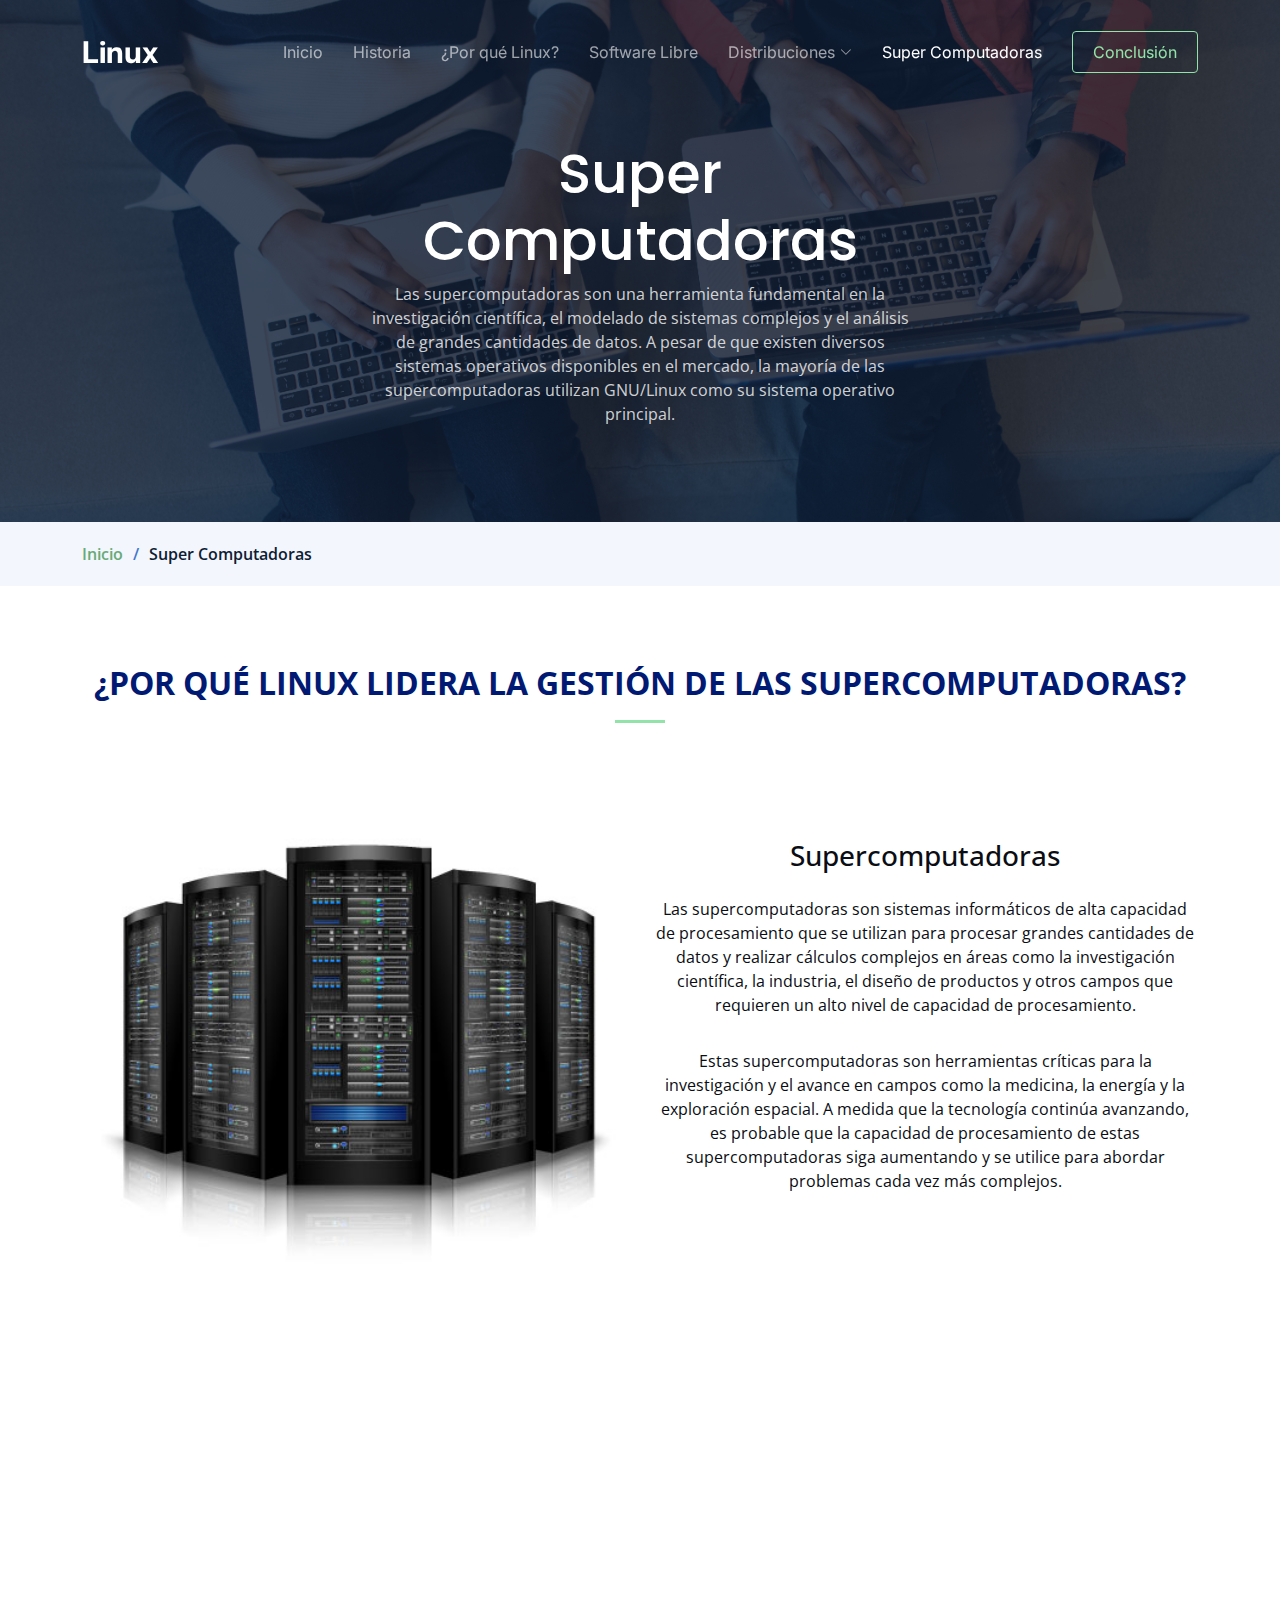
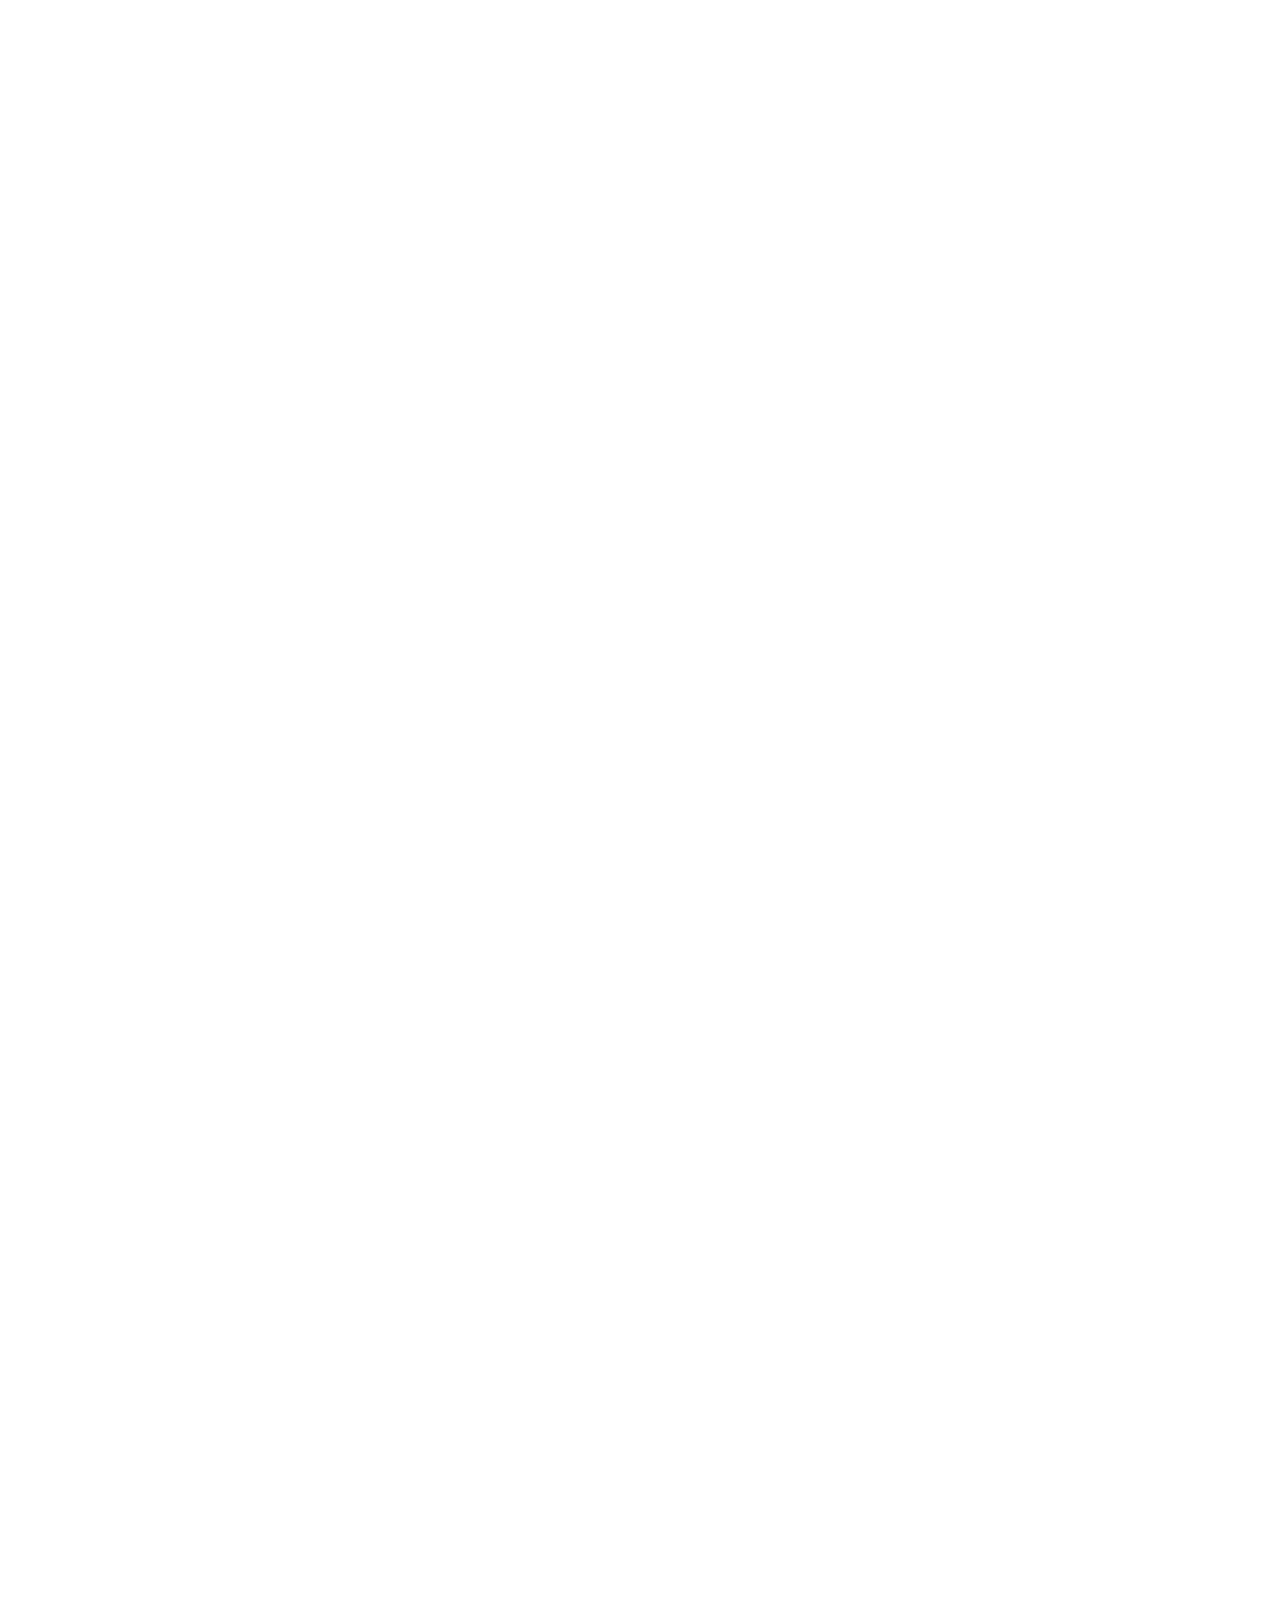
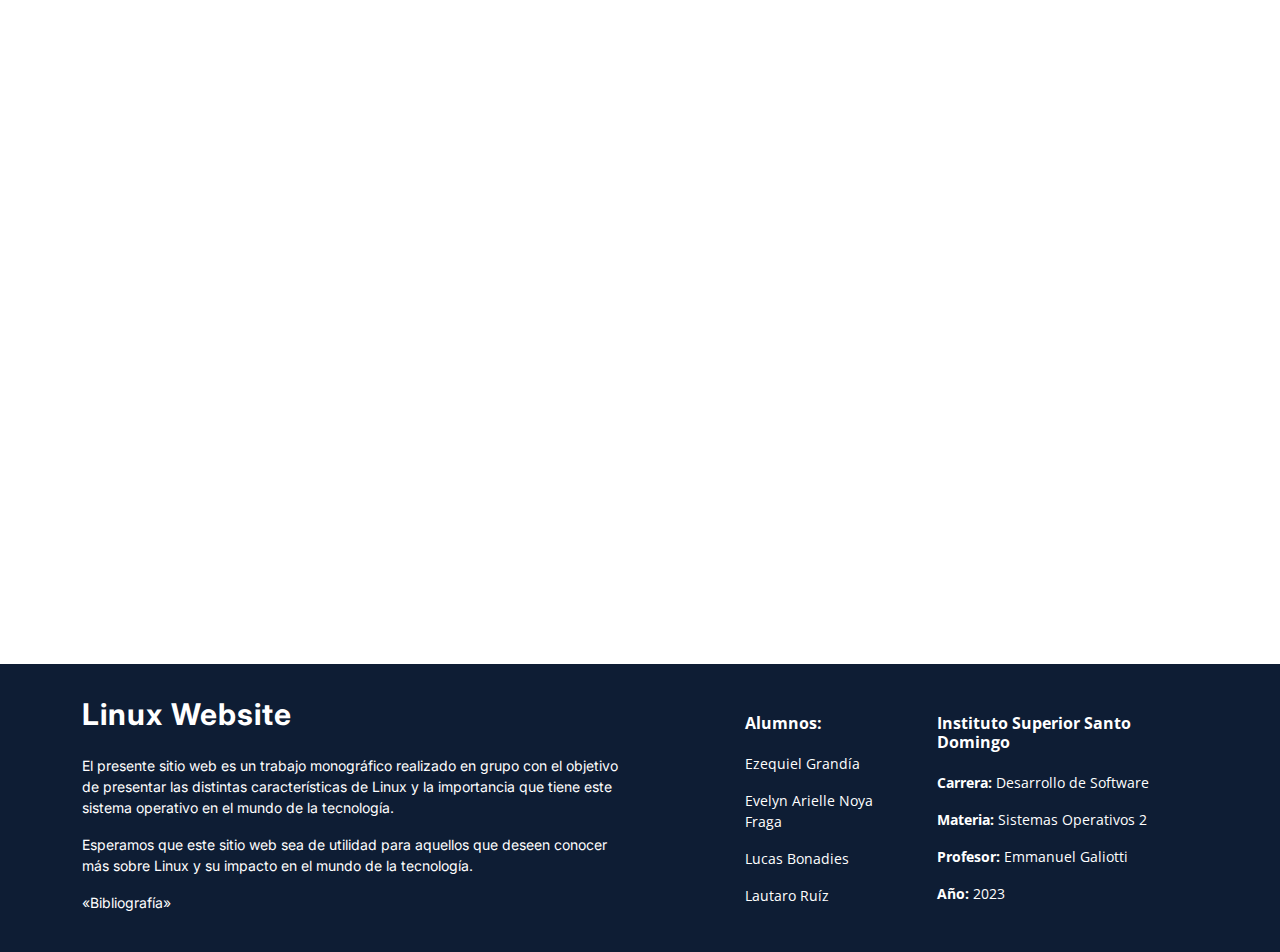
<file: super-computers.html>
<!DOCTYPE html>
<html lang="es">

<head>
  <meta charset="utf-8">
  <meta content="width=device-width, initial-scale=1.0" name="viewport">

  <title>Linux Website - Super Computadoras</title>
  <meta content="" name="description">
  <meta content="" name="keywords">

  <!-- Favicons -->
  <link href="assets/img/favicon-linux.png" rel="icon" />

  <!-- Google Fonts -->
  <link rel="preconnect" href="https://fonts.googleapis.com">
  <link rel="preconnect" href="https://fonts.gstatic.com" crossorigin>
  <link
    href="https://fonts.googleapis.com/css2?family=Open+Sans:ital,wght@0,300;0,400;0,500;0,600;0,700;1,300;1,400;1,600;1,700&family=Poppins:ital,wght@0,300;0,400;0,500;0,600;0,700;1,300;1,400;1,500;1,600;1,700&family=Inter:ital,wght@0,300;0,400;0,500;0,600;0,700;1,300;1,400;1,500;1,600;1,700&display=swap"
    rel="stylesheet">

  <!-- Vendor CSS Files -->
  <link href="assets/vendor/bootstrap/css/bootstrap.min.css" rel="stylesheet">
  <link href="assets/vendor/bootstrap-icons/bootstrap-icons.css" rel="stylesheet">
  <link href="assets/vendor/fontawesome-free/css/all.min.css" rel="stylesheet">
  <link href="assets/vendor/glightbox/css/glightbox.min.css" rel="stylesheet">
  <link href="assets/vendor/swiper/swiper-bundle.min.css" rel="stylesheet">
  <link href="assets/vendor/aos/aos.css" rel="stylesheet">

  <!-- Template Main CSS File -->
  <link href="assets/css/main.css" rel="stylesheet">
  <link rel="stylesheet" href="assets/css/super-computers.css">

  <!-- =======================================================
  * Template Name: Logis
  * Updated: May 30 2023 with Bootstrap v5.3.0
  * Template URL: https://bootstrapmade.com/logis-bootstrap-logistics-website-template/
  * Author: BootstrapMade.com
  * License: https://bootstrapmade.com/license/
  ======================================================== -->
</head>

<body>

  <!-- ======= Header ======= -->
  <header id="header" class="header d-flex align-items-center fixed-top">
    <div class="container-fluid container-xl d-flex align-items-center justify-content-between">
      <a href="index.html" class="logo d-flex align-items-center">
        <!-- Uncomment the line below if you also wish to use an image logo -->
        <!-- <img src="assets/img/logo.png" alt=""> -->
        <h1 class="header-title">Linux</h1>
      </a>

      <i class="mobile-nav-toggle mobile-nav-show bi bi-list"></i>
      <i class="mobile-nav-toggle mobile-nav-hide d-none bi bi-x"></i>
      <nav id="navbar" class="navbar">
        <ul>
          <li><a href="index.html">Inicio</a></li>
          <li><a href="historia.html">Historia</a></li>
          <li><a href="porque-linux.html">¿Por qué Linux?</a></li>
          <li><a href="software-libre.html">Software Libre</a></li>
          <li class="dropdown">
            <a href="distros.html"><span>Distribuciones</span> <i class="bi bi-chevron-down dropdown-indicator"></i></a>
            <ul>
              <li class="dropdown">
                <a href="distros.html#sliders-distros"><span>Casos de Uso</span> <i
                    class="bi bi-chevron-down dropdown-indicator"></i></a>
                <ul>
                  <li><a href="distros.html#casos-title">PC Estándar</a></li>
                  <li><a href="distros.html#division-casos">PC de Bajos Recursos</a></li>
                </ul>
              </li>
              <li class="dropdown">
                <a href="distros.html#distros-title"><span>Distros Populares</span> <i
                    class="bi bi-chevron-down dropdown-indicator"></i></a>
                <ul>
                  <li><a href="https://ubuntu.com/" target="_blank">Ubuntu</a></li>
                  <li><a href="https://linuxmint.com/" target="_blank">Mint</a></li>
                  <li><a href="https://www.debian.org/index.es.html" target="_blank">Debian</a></li>
                  <li><a href="https://fedoraproject.org/" target="_blank">Fedora</a></li>
                  <li><a href="https://www.linuxliteos.com/" target="_blank">Linux Lite</a></li>
                  <li>
                    <a href="https://www.redhat.com/es/technologies/linux-platforms/enterprise-linux"
                      target="_blank">Red Hat</a>
                  </li>
                </ul>
              </li>
            </ul>
          </li>
          <li><a href="super-computers.html" class="active">Super Computadoras</a></li>
          <li>
            <a class="get-a-quote" href="conclusion.html">Conclusión</a>
          </li>
        </ul>
      </nav>
      <!-- .navbar -->
    </div>
  </header><!-- End Header -->
  <!-- End Header -->

  <main id="main">

    <!-- ======= Breadcrumbs ======= -->
    <div class="breadcrumbs">
      <div class="page-header d-flex align-items-center" style="background-image: url('assets/img/banner-bg.jpg');">
        <div class="container position-relative">
          <div class="row d-flex justify-content-center">
            <div class="col-lg-6 text-center">
              <h2>Super Computadoras</h2>
              <p>Las supercomputadoras son una herramienta fundamental en la investigación científica, el modelado de
                sistemas complejos y el análisis de grandes cantidades de datos. A pesar de que existen diversos
                sistemas operativos disponibles en el mercado, la mayoría de las supercomputadoras utilizan GNU/Linux
                como su sistema operativo principal.</p>
            </div>
          </div>
        </div>
      </div>
      <nav>
        <div class="container">
          <ol>
            <li><a href="index.html">Inicio</a></li>
            <li>Super Computadoras</li>
          </ol>
        </div>
      </nav>
    </div><!-- End Breadcrumbs -->

    <!-- superpc Title Section -->
    <section id="why-superpc-title" class="services title-separator superpc-title p-2">
      <div class="container" data-aos="fade-up">
        <div class="section-header">
          <h2>¿Por qué Linux lidera la gestión de las supercomputadoras?</h2>
        </div>
      </div>
    </section>

    <!-- ======= text-img-1 superpc Section ======= -->
    <div class="container text-img text-img-1 text-img-pc-1" data-aos="fade-up">
      <!-- Primer Row -->
      <div class="row">
        <div class=" col-lg-6 position-relative align-self-center order-lg-first order-last" data-aos="fade-right">
          <img src="assets/img/server-img.jpg" class="img-fluid rounded w-100" alt="" />
        </div>
        <div class="col-lg-6 content rounded order-first order-lg-last gap-3 d-flex flex-column justify-content-center"
          data-aos="fade-left">
          <h3 class="text-center">Supercomputadoras</h3>
          <p class="text-center">Las supercomputadoras son sistemas informáticos de alta capacidad de procesamiento que
            se utilizan para procesar grandes cantidades de datos y realizar cálculos complejos en áreas como la
            investigación científica, la industria, el diseño de productos y otros campos que requieren un alto nivel de
            capacidad de procesamiento.
          </p>
          <p class="text-center">
            Estas supercomputadoras son herramientas críticas para la investigación y el avance en campos como la
            medicina, la energía y la exploración espacial. A medida que la tecnología continúa avanzando, es probable
            que la capacidad de procesamiento de estas supercomputadoras siga aumentando y se utilice para abordar
            problemas cada vez más complejos.
          </p>
        </div>
      </div>
      <!-- Segundo Row -->
      <div class="row">
        <div class=" col-lg-6 position-relative align-self-center order-lg-last order-last" data-aos="fade-left">
          <img src="assets/img/top-10-pc.jpg" class="img-fluid rounded w-100" alt="" />
          <div class="caption">
            <a href="https://www.stackscale.com/es/blog/superordenadores-potentes-linux/"
              target="_blank">https://www.stackscale.com/es/blog/superordenadores-potentes-linux/</a>
          </div>
        </div>
        <div class="col-lg-6 content rounded order-first order-lg-first gap-3 d-flex flex-column justify-content-center"
          data-aos="fade-right">
          <h3 class="text-center">Top 10</h3>
          <p class="text-center">Para comenzar a hablar de este tema, primero nos gustaría contarle que actualmente
            existen un poco más de 500 supercomputadoras en todo el mundo. Todos los años se hace un TOP500 para
            verificar las condiciones de estas y así modificar el puesto de cada una de ellas.
          </p>
          <p class="text-center">
            Estas son las diez supercomputadoras más potentes del mundo, según la lista TOP500 (actualización de junio
            de 2023).
          </p>
        </div>
      </div>
    </div>
    <!-- ======= Fin text-img-1 superpc Section ======= -->

    <!-- ======= Video1 superpc Section ======= -->
    <section id="video-historia-section" class="video-1superpc-section">
      <div class="container text-center" data-aos="zoom-out">
        <a href="https://www.youtube.com/watch?v=_eTC3pY1wt8&t=6s&ab_channel=UrielCajiga"
          class="glightbox play-btn"></a>
        <h3>¿Qué son las supercomputadoras?</h3>
        <p>Cómo funcionan y por qué son imprescindibles en la actualidad.
        </p>
      </div>
    </section><!-- Fin Video1 superpc Section -->

    <!-- ======= text-1 Section ======= -->
    <div class="container text-img text-1" data-aos="fade-up">
      <!-- Primer Row -->
      <div class="row">
        <div class="col-lg-12 content rounded order-first order-lg-last gap-3 d-flex flex-column justify-content-center"
          data-aos="fade-up">
          <h3 class="text-center">Linux en los superordenadores</h3>
          <p class="text-center">En la actualidad, Linux es el claro líder de la supercomputación. A partir de 1998, la
            evolución de Linux en el ámbito de la supercomputación fue espectacular.
          </p>
          <p class="text-center">
            A lo largo de los años, el crecimiento de Linux ha sido imparable; hasta Noviembre 2002, el 96% de los
            superordenadores usaban Unix y a partir de ahí hasta noviembre de 2009 (durante ese período de 7 años),
            Linux pasó de ser usado en 71 superordenadores a ser usado en 448, por lo tanto en la actualidad el 99,6% de
            los superordenadores del mundo utiliza Linux. Sólo dos, que se encuentran en china, utilizan IBM AIX, que es
            una variante de Unix.
          </p>
          <p class="text-center">
            Entonces… ¿Qué lo hace a Linux el candidato ideal para las supercomputadoras?
            Algunos de los puntos a destacar son los siguientes:
          </p>
        </div>
      </div>
    </div>
    <!-- ======= Fin text-1 Section ======= -->

    <!-- ======= text-img-2 superpc Section ======= -->
    <div class="container text-img text-img-2 text-img-pc-2" data-aos="fade-up">
      <!-- Primer Row -->
      <div class="row">
        <div class=" col-lg-6 position-relative align-self-center order-lg-first order-last" data-aos="fade-right">
          <img src="assets/img/server-1.jpg" class="img-fluid rounded w-100" alt="" />
        </div>
        <div class="col-lg-6 content rounded order-first order-lg-last gap-3 d-flex flex-column justify-content-center"
          data-aos="fade-left">
          <h3 class="text-center">Puntos a favor de Linux</h3>
          <p class="text-center">Linux puede ser personalizado para satisfacer necesidades específicas de
            arquitectura, ya sea mediante sistemas operativos propios de los fabricantes de supercomputadoras o mediante
            versiones existentes enfocadas en gestión de redes.
          </p>
          <p class="text-center">
            Crear tu propio Linux es gratuito y adquirir licencias de Linux empresariales es más económico que las
            licencias cerradas de sistemas operativos como UNIX.
          </p>
          <p class="text-center">
            Al ser Open Source, permite soluciones inmediatas a problemas de seguridad y mejoras de rendimiento, a
            diferencia de sistemas propietarios que requieren esperar a parches de seguridad.
          </p>
        </div>
      </div>
      <!-- Segundo Row -->
      <div class="row row2">
        <div class=" col-lg-6 position-relative align-self-center order-lg-last order-last" data-aos="fade-left">
          <img src="assets/img/server-2.jpg" class="img-fluid rounded w-100" alt="" />
        </div>
        <div class="col-lg-6 content rounded order-first order-lg-first gap-3 d-flex flex-column justify-content-center"
          data-aos="fade-right">
          <p class="text-center">
            La personalización en Linux permite seleccionar aplicaciones vitales, reduciendo el consumo de recursos.
            No se necesita un antivirus y las tareas se pueden automatizar fácilmente.
          </p>
          <p class="text-center">
            Su diseño modular permite añadir módulos sin afectar al sistema operativo, optimizando los recursos y
            reduciendo el consumo energético.
          </p>
          <p class="text-center">
            Ya Sabemos que el código fuente del kernel puede ser utilizado para computadoras de hogar, teléfonos
            móviles, etc. Pero cabe destacar que puede ser adaptado facilmente para superordenadores.
          </p>
          <p class="text-center">
            Linux se adapta fácilmente a cargas mayores, permitiendo medir eficiencia, consumo y rendimiento. Agregar
            nuevos ordenadores a la red incrementa la capacidad de procesamiento.
          </p>
        </div>
      </div>
    </div>
    <!-- ======= Fin text-img-2 superpc Section ======= -->

    <!-- ======= text-1 Section ======= -->
    <div class="container text-img text-1 superpc-last-text" data-aos="fade-up">
      <!-- Primer Row -->
      <div class="row">
        <div class="col-lg-12 content rounded order-first order-lg-last gap-3 d-flex flex-column justify-content-center"
          data-aos="fade-up">
          <p class="text-center">Esas son solo algunas de las cualidades que hacen de Linux el candidato perfecto para
            que en la actualidad se elija este sistema operativo sobre otros. Si quieres conocer más beneficios de
            elegir Linux como sistema operativo, no dudes en visitar <a href="porque-linux.html">nuestra sección de ¿Por
              qué Linux?</a>
          </p>
        </div>
      </div>
    </div>
    <!-- ======= Fin text-1 Section ======= -->

    <!-- ======= Why Us Section ======= -->
    <section id="why-us" class="why-us why-us-superpc">
      <div class="container" data-aos="fade-up">

        <div class="row">
          <div class="col-lg-4 d-flex align-items-stretch">
            <div class="content rounded d-flex flex-column justify-content-center align-items-center">
              <h3>¿Por qué Linux?</h3>
              <p>
                Linux es uno de los sistemas operativos más populares y confiables del mundo. Es de código abierto,
                altamente personalizable, seguro y estable, lo que lo convierte en una excelente alternativa a otros
                sistemas operativos.
              </p>
              <div class="text-center">
                <a href="porque-linux.html" class="get-a-quote">Ver Más</a>
              </div>
            </div>
          </div>
          <div class="col-lg-8 d-flex align-items-stretch" data-aos="zoom-in" data-aos-delay="100">
            <div class="icon-boxes d-flex flex-column justify-content-center">
              <div class="row">
                <div class="col-xl-4 d-flex align-items-stretch">
                  <div class="icon-box mt-4 mt-xl-0">
                    <div class="why-icon d-flex justify-content-center align-items-center">
                      <img src="./assets/img/why-1.png" alt="">
                    </div>
                    <h4>Libertad y flexibilidad</h4>
                    <p>Linux es un sistema operativo de código abierto que permite a los usuarios personalizarlo sin
                      restricciones.</p>
                  </div>
                </div>
                <div class="col-xl-4 d-flex align-items-stretch">
                  <div class="icon-box mt-4 mt-xl-0">
                    <div class="why-icon d-flex justify-content-center align-items-center">
                      <img src="./assets/img/why-2.png" alt="">
                    </div>
                    <h4>Estabilidad y seguridad</h4>
                    <p>Linux es más seguro que otros sistemas operativos populares debido a su menor exposición a virus
                      y malware.</p>
                  </div>
                </div>
                <div class="col-xl-4 d-flex align-items-stretch">
                  <div class="icon-box mt-4 mt-xl-0">
                    <div class="why-icon d-flex justify-content-center align-items-center">
                      <img src="./assets/img/why-3.png" alt="">
                    </div>
                    <h4>Comunidad y soporte</h4>
                    <p>La comunidad de usuarios y desarrolladores de Linux ofrece soporte y recursos a los usuarios.</p>
                  </div>
                </div>
              </div>
            </div><!-- End .content-->
          </div>
        </div>

      </div>
    </section><!-- End Why Us Section -->

  </main><!-- End #main -->

  <!-- ======= Footer ======= -->
  <footer id="footer" class="footer">
    <div class="container">
      <div class="row gy-4">
        <div class="col-lg-6 col-md-12 footer-info">
          <a href="index.html" class="logo d-flex align-items-center">
            <span>Linux Website</span>
          </a>
          <p>
            El presente sitio web es un trabajo monográfico realizado en grupo con el objetivo de presentar las
            distintas características de Linux y la importancia que tiene este sistema operativo en el mundo de la
            tecnología.
          </p>
          <p>
            Esperamos que este sitio web sea de utilidad para aquellos que deseen conocer más sobre Linux y
            su impacto en el mundo de la tecnología.
          </p>
          <p>
            <a href="conclusion.html#faq-bibliografia" class="bibliografia-link">«Bibliografía»</a>
          </p>
        </div>

        <div class="col-lg-3 col-md-6 col-xs-12 footer-links footer-alumnos">
          <h4>Alumnos:</h4>
          <p>Ezequiel Grandía</p>
          <p>Evelyn Arielle Noya Fraga</p>
          <p>Lucas Bonadies</p>
          <p>Lautaro Ruíz</p>
        </div>

        <div class="col-lg-3 col-md-6 col-xs-12 footer-links">
          <h4>Instituto Superior Santo Domingo</h4>
          <p><strong>Carrera:</strong> Desarrollo de Software</p>
          <p><strong>Materia:</strong> Sistemas Operativos 2</p>
          <p><strong>Profesor:</strong> Emmanuel Galiotti</p>
          <p><strong>Año:</strong> 2023</p>
        </div>
      </div>
    </div>
  </footer>
  <!-- End Footer -->
  <!-- End Footer -->

  <a href="#" class="scroll-top d-flex align-items-center justify-content-center"><i
      class="bi bi-arrow-up-short"></i></a>

  <div id="preloader"></div>

  <!-- Vendor JS Files -->
  <script src="assets/vendor/bootstrap/js/bootstrap.bundle.min.js"></script>
  <script src="assets/vendor/purecounter/purecounter_vanilla.js"></script>
  <script src="assets/vendor/glightbox/js/glightbox.min.js"></script>
  <script src="assets/vendor/swiper/swiper-bundle.min.js"></script>
  <script src="assets/vendor/aos/aos.js"></script>
  <script src="assets/vendor/php-email-form/validate.js"></script>

  <!-- Template Main JS File -->
  <script src="assets/js/main.js"></script>

</body>

</html>
</file>
<file: assets/css/historia.css>
/*--------------------------------------------------------------
# text-img-1 Section
--------------------------------------------------------------*/

.text-img .content h3 {
    color: #000;
    text-align: center;
    font-weight: 700;
    font-size: 32px;
    margin-bottom: 30px;
}

.text-img .content {
    padding: 50px;
    /* background-color: var(--color-secondary); */
    color: #000;
}

.text-img .row:nth-child(2) {
    margin-bottom: 0;
    padding-bottom: 0;
}
@media (max-width: 991px) {
    .text-img .row:nth-child(2) {
        padding-bottom: 50px;
    }
}

/*--------------------------------------------------------------
# Video Historia Section
--------------------------------------------------------------*/
.video-historia-section {
    padding-top: 50px;
    padding-bottom: 50px;
}

.video-historia-section .container {
    background: linear-gradient(rgba(0, 0, 0, 0.5), rgba(0, 0, 0, 0.5)), url("../img/video-historia.jpg") center center;
    background-size: cover;
    padding: 100px 60px;
    border-radius: 15px;
    overflow: hidden;
}

.video-historia-section h3 {
    color: #fff;
    font-size: 28px;
    font-weight: 700;
    margin-bottom: 20px;
}

.video-historia-section p {
    color: #fff;
    margin-bottom: 20px;
}

.video-historia-section .play-btn {
    width: 94px;
    height: 94px;
    margin-bottom: 20px;
    background: radial-gradient(var(--color-primary) 50%, rgba(0, 131, 116, 0.4) 52%);
    border-radius: 50%;
    display: inline-block;
    position: relative;
    overflow: hidden;
}

.video-historia-section .play-btn:before {
    content: "";
    position: absolute;
    width: 120px;
    height: 120px;
    animation-delay: 0s;
    animation: pulsate-btn 2s;
    animation-direction: forwards;
    animation-iteration-count: infinite;
    animation-timing-function: steps;
    opacity: 1;
    border-radius: 50%;
    border: 5px solid rgba(0, 131, 116, 0.7);
    top: -15%;
    left: -15%;
    background: rgba(198, 16, 0, 0);
}

.video-historia-section .play-btn:after {
    content: "";
    position: absolute;
    left: 50%;
    top: 50%;
    transform: translateX(-40%) translateY(-50%);
    width: 0;
    height: 0;
    border-top: 10px solid transparent;
    border-bottom: 10px solid transparent;
    border-left: 15px solid #fff;
    z-index: 100;
    transition: all 400ms cubic-bezier(0.55, 0.055, 0.675, 0.19);
}

.video-historia-section .play-btn:hover:before {
    content: "";
    position: absolute;
    left: 50%;
    top: 50%;
    transform: translateX(-40%) translateY(-50%);
    width: 0;
    height: 0;
    border: none;
    border-top: 10px solid transparent;
    border-bottom: 10px solid transparent;
    border-left: 15px solid #fff;
    z-index: 200;
    animation: none;
    border-radius: 0;
}

.video-historia-section .play-btn:hover:after {
    border-left: 15px solid var(--color-primary);
    transform: scale(20);
}

@keyframes pulsate-btn {
    0% {
        transform: scale(0.6, 0.6);
        opacity: 1;
    }

    100% {
        transform: scale(1, 1);
        opacity: 0;
    }
}

/*--------------------------------------------------------------
# text-img-1 Section
--------------------------------------------------------------*/

.text-img-2 {
    padding-top: 0;
    margin-top: 0;
}

/*--------------------------------------------------------------
# Video edteam Section
--------------------------------------------------------------*/
.video-edteam-section {
    padding-top: 30px;
    padding-bottom: 0;
}

.video-edteam-section .container {
    background: linear-gradient(rgba(0, 0, 0, 0.5), rgba(0, 0, 0, 0.5)), url("../img/video-linus.jpg") center center;
    background-size: cover;
    padding: 100px 60px;
    border-radius: 15px;
    overflow: hidden;
}

.video-edteam-section h3 {
    color: #fff;
    font-size: 28px;
    font-weight: 700;
    margin-bottom: 20px;
}

.video-edteam-section p {
    color: #fff;
    margin-bottom: 20px;
}

.video-edteam-section .play-btn {
    width: 94px;
    height: 94px;
    margin-bottom: 20px;
    background: radial-gradient(var(--color-primary) 50%, rgba(0, 131, 116, 0.4) 52%);
    border-radius: 50%;
    display: inline-block;
    position: relative;
    overflow: hidden;
}

.video-edteam-section .play-btn:before {
    content: "";
    position: absolute;
    width: 120px;
    height: 120px;
    animation-delay: 0s;
    animation: pulsate-btn 2s;
    animation-direction: forwards;
    animation-iteration-count: infinite;
    animation-timing-function: steps;
    opacity: 1;
    border-radius: 50%;
    border: 5px solid rgba(0, 131, 116, 0.7);
    top: -15%;
    left: -15%;
    background: rgba(198, 16, 0, 0);
}

.video-edteam-section .play-btn:after {
    content: "";
    position: absolute;
    left: 50%;
    top: 50%;
    transform: translateX(-40%) translateY(-50%);
    width: 0;
    height: 0;
    border-top: 10px solid transparent;
    border-bottom: 10px solid transparent;
    border-left: 15px solid #fff;
    z-index: 100;
    transition: all 400ms cubic-bezier(0.55, 0.055, 0.675, 0.19);
}

.video-edteam-section .play-btn:hover:before {
    content: "";
    position: absolute;
    left: 50%;
    top: 50%;
    transform: translateX(-40%) translateY(-50%);
    width: 0;
    height: 0;
    border: none;
    border-top: 10px solid transparent;
    border-bottom: 10px solid transparent;
    border-left: 15px solid #fff;
    z-index: 200;
    animation: none;
    border-radius: 0;
}

.video-edteam-section .play-btn:hover:after {
    border-left: 15px solid var(--color-primary);
    transform: scale(20);
}

@keyframes pulsate-btn {
    0% {
        transform: scale(0.6, 0.6);
        opacity: 1;
    }

    100% {
        transform: scale(1, 1);
        opacity: 0;
    }
}

#faq-history {
    padding-top: 0;
}
</file>
<file: assets/css/software-libre.css>
/* Colors */
:root {
    --color-default: #0a0d13;
    --color-primary: #92e3a9;
    --color-primary-bgw: #68aa76;
    --color-secondary: #0e1d34;
    --color-tertiary: #263238;
}

hr {
    margin: 0;
    padding: 0;
}

/*--------------------------------------------------------------
# Events
--------------------------------------------------------------*/

.events-1 {
    padding-top: 0;
    padding-bottom: 0;
}

.events-2 {
    padding-top: 60px;
    padding-bottom: 0;
}

.events .card {
    border: 0;
    padding: 0 30px;
    margin-bottom: 60px;
    position: relative;
}

.events .card-img {
    width: calc(100% + 60px);
    margin-left: -30px;
    overflow: hidden;
    z-index: 9;
    border-radius: 0;
}

.events .card-img img {
    max-width: 100%;
    transition: all 0.3s ease-in-out;
}

.events .card-body {
    z-index: 10;
    background: #fff;
    border-top: 4px solid #fff;
    padding: 30px;
    box-shadow: 0px 2px 15px rgba(0, 0, 0, 0.1);
    margin-top: -60px;
    transition: 0.3s;
}

.events .card-title {
    font-weight: 700;
    text-align: center;
    margin-bottom: 20px;
}

.events .card-title a {
    color: #37423b;
    transition: 0.3s;
}

.events .card-text {
    color: #5e5e5e;
}

.events .read-more a {
    color: #777777;
    text-transform: uppercase;
    font-weight: 600;
    font-size: 12px;
    transition: 0.3s;
}

.events .read-more a:hover {
    color: #5fcf80;
}

.events .card:hover img {
    transform: scale(1.1);
}

.events .card:hover .card-body {
    border-color: #5fcf80;
}

.events .card:hover .card-body .card-title a {
    color: #5fcf80;
}

/*--------------------------------------------------------------
# Banner Stallman
--------------------------------------------------------------*/

.banner-stallman-section {
    padding-top: 0;
    padding-bottom: 0;
}

.banner-stallman-section .container {
    height: 420px;
    background-image: url("../img/Stallman-Banner-bg.jpg");
    background-position-x: right;
    background-position-y: center;
    background-size: cover;
    border-radius: 15px;
}

.banner-stallman-section .container h4 {
    color: #fff;
}

.banner-stallman-section .container p {
    color: #fff;
}

.row {
    height: 100%;
}

.title-content-bn {
    height: 100%;
    background-color: rgba(0, 0, 0, 0.4);
}

.title-content-bn {
    border-radius: 15px 0 0 15px;
}

@media (max-width: 576px) {
    .title-content-bn {
        height: 50%;
    }
    .title-content-bn {
        border-radius: 0 0 15px 15px;
    }
}

/*--------------------------------------------------------------
# Video- Stallman
--------------------------------------------------------------*/

.video-stallman-section {
    padding-top: 0;
}

/*--------------------------------------------------------------
# F.A.Q Section
--------------------------------------------------------------*/
#free-cases {
    padding-top: 0;
    padding-bottom: 40px;
}

#free-cases .faq-list {
    padding: 0;
    list-style: none;
}

#free-cases .faq-list li {
    border-bottom: 1px solid #e9eaed;
    margin-bottom: 20px;
    padding-bottom: 20px;
}

#free-cases .faq-list .question {
    display: block;
    position: relative;
    font-family: var(--color-primary-bgw);
    font-size: 18px;
    line-height: 24px;
    font-weight: 400;
    padding-left: 25px;
    cursor: pointer;
    color: var(--color-primary-bgw);
    transition: 0.3s;
}

#free-cases .faq-list i {
    font-size: 16px;
    position: absolute;
    left: 0;
    top: -2px;
}

#free-cases .faq-list p {
    margin-bottom: 0;
    padding: 10px 0 0 25px;
}

#free-cases .faq-list .icon-show {
    display: none;
}

#free-cases .faq-list .collapsed {
    color: black;
}

#free-cases .faq-list .collapsed:hover {
    color: var(--color-primary-bgw);
}

#free-cases .faq-list .collapsed .icon-show {
    display: inline-block;
    transition: 0.6s;
}

#free-cases .faq-list .collapsed .icon-close {
    display: none;
    transition: 0.6s;
}

.why-us-free {
    padding-top: 60px;
    padding-bottom: 60px;
}
</file>
<file: assets/css/super-computers.css>
.superpc-title {
    margin-bottom: 0;
    padding-bottom: 0;
}

.superpc-title .section-header {
    margin-bottom: 0;
    padding-bottom: 0;
}

/*--------------------------------------------------------------
# Video1 superpc Section
--------------------------------------------------------------*/
.video-1superpc-section {
    padding-top: 50px;
    padding-bottom: 50px;
}

.video-1superpc-section .container {
    background: linear-gradient(rgba(0, 0, 0, 0.5), rgba(0, 0, 0, 0.5)), url("../img/superpc-video1.jpg") center center;
    background-size: cover;
    padding: 100px 60px;
    border-radius: 15px;
    overflow: hidden;
}

.video-1superpc-section h3 {
    color: #fff;
    font-size: 28px;
    font-weight: 700;
    margin-bottom: 20px;
}

.video-1superpc-section p {
    color: #fff;
    margin-bottom: 20px;
}

.video-1superpc-section .play-btn {
    width: 94px;
    height: 94px;
    margin-bottom: 20px;
    background: radial-gradient(var(--color-primary) 50%, rgba(0, 131, 116, 0.4) 52%);
    border-radius: 50%;
    display: inline-block;
    position: relative;
    overflow: hidden;
}

.video-1superpc-section .play-btn:before {
    content: "";
    position: absolute;
    width: 120px;
    height: 120px;
    animation-delay: 0s;
    animation: pulsate-btn 2s;
    animation-direction: forwards;
    animation-iteration-count: infinite;
    animation-timing-function: steps;
    opacity: 1;
    border-radius: 50%;
    border: 5px solid rgba(0, 131, 116, 0.7);
    top: -15%;
    left: -15%;
    background: rgba(198, 16, 0, 0);
}

.video-1superpc-section .play-btn:after {
    content: "";
    position: absolute;
    left: 50%;
    top: 50%;
    transform: translateX(-40%) translateY(-50%);
    width: 0;
    height: 0;
    border-top: 10px solid transparent;
    border-bottom: 10px solid transparent;
    border-left: 15px solid #fff;
    z-index: 100;
    transition: all 400ms cubic-bezier(0.55, 0.055, 0.675, 0.19);
}

.video-1superpc-section .play-btn:hover:before {
    content: "";
    position: absolute;
    left: 50%;
    top: 50%;
    transform: translateX(-40%) translateY(-50%);
    width: 0;
    height: 0;
    border: none;
    border-top: 10px solid transparent;
    border-bottom: 10px solid transparent;
    border-left: 15px solid #fff;
    z-index: 200;
    animation: none;
    border-radius: 0;
}

.video-1superpc-section .play-btn:hover:after {
    border-left: 15px solid var(--color-primary);
    transform: scale(20);
}

@keyframes pulsate-btn {
    0% {
        transform: scale(0.6, 0.6);
        opacity: 1;
    }

    100% {
        transform: scale(1, 1);
        opacity: 0;
    }
}

/*  */

.text-img-pc-2 {
    /* border: 2px solid red; */
    margin: 60px auto;
}

.text-img-pc-2 .row2 {
    margin-top: 60px;
}

hr {
    margin: 0;
    padding: 0;
}

.why-us-superpc {
    padding-top: 60px;
    padding-bottom: 60px;
}

.superpc-last-text {
    margin-bottom: 0;
}

.superpc-last-text p {
    margin-bottom: 0;
}
</file>
<file: assets/css/main.css>
/**
* Template Name: Logis
* Updated: May 30 2023 with Bootstrap v5.3.0
* Template URL: https://bootstrapmade.com/logis-bootstrap-logistics-website-template/
* Author: BootstrapMade.com
* License: https://bootstrapmade.com/license/
*/

/*--------------------------------------------------------------
# Set main reusable colors and fonts using CSS variables
# Learn more about CSS variables at https://developer.mozilla.org/en-US/docs/Web/CSS/Using_CSS_custom_properties
--------------------------------------------------------------*/
/* Fonts */
:root {
    --font-default: "Open Sans", system-ui, -apple-system, "Segoe UI", Roboto, "Helvetica Neue", Arial, "Noto Sans",
        "Liberation Sans", sans-serif, "Apple Color Emoji", "Segoe UI Emoji", "Segoe UI Symbol", "Noto Color Emoji";
    --font-primary: "Inter", sans-serif;
    --font-secondary: "Poppins", sans-serif;
}

/* Colors */
:root {
    --color-default: #0a0d13;
    --color-primary: #92e3a9;
    --color-primary-bgw: #68aa76;
    --color-secondary: #0e1d34;
    --color-tertiary: #263238;
}

/* Smooth scroll behavior */
:root {
    scroll-behavior: smooth;
}

/*--------------------------------------------------------------
# General
--------------------------------------------------------------*/
body {
    font-family: var(--font-default);
    color: var(--color-default);
}

a {
    /* color: var(--color-primary); */
    color: #2048d9;
    text-decoration: none;
}

a:hover {
    /* color: #406aff; */
    color: #00c167;
    text-decoration: none;
}

h1,
h2,
h3,
h4,
h5,
img/ h6 {
    font-family: var(--font-primary);
}

.borde {
    border: 2px solid red;
}

.borde2 {
    border: 2px solid blue;
}

.caption p {
    font-size: 14px;
    font-style: italic;
    margin-top: 5px;
}

.caption a {
    font-size: 14px;
    font-style: italic;
    /* color: rgb(10, 13, 19); */
    color: #2048d9;
    margin-top: 5px;
}
.caption a:hover {
    font-size: 14px;
    font-style: italic;
    color: var(--color-primary-bgw);
}

/*--------------------------------------------------------------
# Sections & Section Header
--------------------------------------------------------------*/
section {
    padding: 80px 0;
    overflow: hidden;
}

.title-separator {
    margin: 40px auto;
}

.section-header {
    text-align: center;
    padding: 30px 0;
    position: relative;
}

.section-header h2 {
    font-size: 32px;
    font-weight: 700;
    text-transform: uppercase;
    margin-bottom: 20px;
    padding-bottom: 0;
    color: #001973;
    position: relative;
    z-index: 2;
    margin-bottom: 20px;
    padding-bottom: 20px;
    position: relative;
}

.section-header h2:after {
    content: "";
    position: absolute;
    display: block;
    width: 50px;
    height: 3px;
    background: var(--color-primary);
    left: 0;
    right: 0;
    bottom: 0;
    margin: auto;
}

.section-header span {
    position: absolute;
    top: 46px;
    color: rgba(14, 29, 52, 0.06);
    left: 0;
    right: 0;
    z-index: 1;
    font-weight: 700;
    font-size: 56px;
    text-transform: uppercase;
    line-height: 0;
}

.section-header p {
    margin-bottom: 0;
    position: relative;
    z-index: 2;
}

@media (max-width: 640px) {
    .section-header h2 {
        font-size: 28px;
        margin-bottom: 15px;
    }

    .section-header span {
        font-size: 38px;
    }
}

/*--------------------------------------------------------------
# Breadcrumbs
--------------------------------------------------------------*/
.breadcrumbs .page-header {
    padding: 140px 0 80px 0;
    position: relative;
    background-size: cover;
    background-position: center;
    background-repeat: no-repeat;
}

.breadcrumbs .page-header:before {
    content: "";
    background-color: rgba(14, 29, 52, 0.8);
    position: absolute;
    inset: 0;
}

.breadcrumbs .page-header h2 {
    font-size: 56px;
    font-weight: 500;
    color: #fff;
    font-family: var(--font-secondary);
}

.breadcrumbs .page-header p {
    color: rgba(255, 255, 255, 0.8);
}

.breadcrumbs nav {
    background-color: #f3f6fc;
    padding: 20px 0;
}

.breadcrumbs nav ol {
    display: flex;
    flex-wrap: wrap;
    list-style: none;
    margin: 0;
    padding: 0;
    font-size: 16px;
    font-weight: 600;
    color: var(--color-secondary);
}

.breadcrumbs nav ol a {
    color: var(--color-primary-bgw);
    transition: 0.3s;
}

.breadcrumbs nav ol a:hover {
    text-decoration: underline;
}

.breadcrumbs nav ol li + li {
    padding-left: 10px;
}

.breadcrumbs nav ol li + li::before {
    display: inline-block;
    padding-right: 10px;
    color: #4278cc;
    content: "/";
}

/*--------------------------------------------------------------
# Scroll top button
--------------------------------------------------------------*/
.scroll-top {
    position: fixed;
    visibility: hidden;
    opacity: 0;
    right: 15px;
    bottom: 15px;
    z-index: 99999;
    background: var(--color-primary);
    border: 2px solid var(--color-primary);
    width: 40px;
    height: 40px;
    border-radius: 4px;
    transition: all 0.4s;
}

.scroll-top i {
    font-size: 24px;
    color: #000;
    line-height: 0;
}

.scroll-top:hover {
    background: #fff;
    color: #000;
    border: 2px solid #000;
}

.scroll-top.active {
    visibility: visible;
    opacity: 1;
}

/*--------------------------------------------------------------
# Preloader
--------------------------------------------------------------*/
#preloader {
    position: fixed;
    inset: 0;
    z-index: 9999;
    overflow: hidden;
    background: #fff;
    transition: all 0.6s ease-out;
    width: 100%;
    height: 100vh;
}

#preloader:before,
#preloader:after {
    content: "";
    position: absolute;
    border: 4px solid var(--color-primary);
    border-radius: 50%;
    animation: animate-preloader 2s cubic-bezier(0, 0.2, 0.8, 1) infinite;
}

#preloader:after {
    animation-delay: -0.5s;
}

@keyframes animate-preloader {
    0% {
        width: 10px;
        height: 10px;
        top: calc(50% - 5px);
        left: calc(50% - 5px);
        opacity: 1;
    }

    100% {
        width: 72px;
        height: 72px;
        top: calc(50% - 36px);
        left: calc(50% - 36px);
        opacity: 0;
    }
}

/*--------------------------------------------------------------
# Disable aos animation delay on mobile devices
--------------------------------------------------------------*/
@media screen and (max-width: 768px) {
    [data-aos-delay] {
        transition-delay: 0 !important;
    }
}

/*--------------------------------------------------------------
# Header
--------------------------------------------------------------*/
.header {
    transition: all 0.5s;
    z-index: 997;
    padding: 30px 0;
}

.header.sticked {
    background: rgba(14, 29, 52, 0.9);
    padding: 15px 0;
    box-shadow: 0px 2px 20px rgba(14, 29, 52, 0.1);
}

.header .logo img {
    max-height: 40px;
    margin-right: 6px;
}

.header .logo h1 {
    font-size: 30px;
    margin: 0;
    font-weight: 700;
    color: #fff;
    font-family: var(--font-primary);
    transition-property: transform;
    transition-duration: 250ms;
}

.header .logo h1:hover {
    color: var(--color-primary);
    transform: scale(1.1);
}

/*--------------------------------------------------------------
# Desktop Navigation
--------------------------------------------------------------*/
@media (min-width: 1280px) {
    .navbar {
        padding: 0;
    }

    .navbar ul {
        margin: 0;
        padding: 0;
        display: flex;
        list-style: none;
        align-items: center;
    }

    .navbar li {
        position: relative;
    }

    .navbar a,
    .navbar a:focus {
        display: flex;
        align-items: center;
        justify-content: space-between;
        padding: 10px 0 10px 30px;
        font-family: var(--font-primary);
        font-size: 16px;
        font-weight: 400;
        color: rgba(255, 255, 255, 0.6);
        white-space: nowrap;
        transition: 0.3s;
    }

    .navbar a i,
    .navbar a:focus i {
        font-size: 12px;
        line-height: 0;
        margin-left: 5px;
    }

    .navbar a:hover,
    .navbar .active,
    .navbar .active:focus,
    .navbar li:hover > a {
        color: #fff;
    }

    .navbar .get-a-quote,
    .navbar .get-a-quote:focus {
        /* background: var(--color-primary); */
        padding: 8px 20px;
        margin-left: 30px;
        border-radius: 4px;
        color: var(--color-primary);
        border: 1px solid var(--color-primary);
        transition: all ease-in-out 0.3s;
    }

    .navbar .active-conclusion,
    .navbar .active-conclusion:focus {
        color: black;
        background: white;
        border: 1px solid white;
    }

    .navbar .get-a-quote:hover,
    .navbar .get-a-quote:focus:hover {
        color: black;
        background: var(--color-primary);
    }

    .navbar .active-conclusion:hover,
    .navbar .active-conclusion:focus:hover {
        color: black;
        background: white;
    }

    .navbar .dropdown ul {
        display: block;
        position: absolute;
        left: 14px;
        top: calc(100% + 30px);
        margin: 0;
        padding: 10px 0;
        z-index: 99;
        opacity: 0;
        visibility: hidden;
        background: #fff;
        box-shadow: 0px 0px 30px rgba(127, 137, 161, 0.25);
        transition: 0.3s;
        border-radius: 4px;
    }

    .navbar .dropdown ul li {
        min-width: 200px;
    }

    .navbar .dropdown ul a {
        padding: 10px 20px;
        font-size: 15px;
        text-transform: none;
        font-weight: 400;
        color: var(--color-secondary);
    }

    .navbar .dropdown ul a i {
        font-size: 12px;
    }

    .navbar .dropdown ul a:hover,
    .navbar .dropdown ul .active:hover,
    .navbar .dropdown ul li:hover > a {
        color: var(--color-primary);
    }

    .navbar .dropdown:hover > ul {
        opacity: 1;
        top: 100%;
        visibility: visible;
    }

    .navbar .dropdown .dropdown ul {
        top: 0;
        left: calc(100% - 30px);
        visibility: hidden;
    }

    .navbar .dropdown .dropdown:hover > ul {
        opacity: 1;
        top: 0;
        left: 100%;
        visibility: visible;
    }
}

@media (min-width: 1280px) and (max-width: 1366px) {
    .navbar .dropdown .dropdown ul {
        left: -90%;
    }

    .navbar .dropdown .dropdown:hover > ul {
        left: -100%;
    }
}

@media (min-width: 1280px) {
    .mobile-nav-show,
    .mobile-nav-hide {
        display: none;
    }
}

/*--------------------------------------------------------------
# Mobile Navigation
--------------------------------------------------------------*/
@media (max-width: 1279px) {
    .navbar {
        position: fixed;
        top: 0;
        right: -100%;
        width: 100%;
        max-width: 400px;
        bottom: 0;
        transition: 0.3s;
        z-index: 9997;
    }

    .navbar ul {
        position: absolute;
        inset: 0;
        padding: 50px 0 10px 0;
        margin: 0;
        background: rgba(14, 29, 52, 0.9);
        overflow-y: auto;
        transition: 0.3s;
        z-index: 9998;
    }

    .navbar a,
    .navbar a:focus {
        display: flex;
        align-items: center;
        justify-content: space-between;
        padding: 12px 20px;
        font-family: var(--font-primary);
        font-size: 16px;
        font-weight: 500;
        color: rgba(255, 255, 255, 0.7);
        white-space: nowrap;
        transition: 0.3s;
    }

    .navbar a i,
    .navbar a:focus i {
        font-size: 12px;
        line-height: 0;
        margin-left: 5px;
    }

    .navbar a:hover,
    .navbar .active,
    .navbar .active:focus,
    .navbar li:hover > a {
        color: #fff;
    }

    .navbar .get-a-quote,
    .navbar .get-a-quote:focus {
        /* background: var(--color-primary); */
        border: 1px solid var(--color-primary);
        padding: 8px 20px;
        border-radius: 4px;
        margin: 15px;
        color: var(--color-primary);
        transition: all ease-in-out 0.3s;
    }

    .navbar .get-a-quote:hover,
    .navbar .get-a-quote:focus:hover {
        color: black;
        background: var(--color-primary);
    }

    .navbar .dropdown ul,
    .navbar .dropdown .dropdown ul {
        position: static;
        display: none;
        padding: 10px 0;
        margin: 10px 20px;
        transition: all 0.5s ease-in-out;
        border: 1px solid var(--color-tertiary);
    }

    .navbar .dropdown > .dropdown-active,
    .navbar .dropdown .dropdown > .dropdown-active {
        display: block;
    }

    .mobile-nav-show {
        color: #fff;
        font-size: 28px;
        cursor: pointer;
        line-height: 0;
        transition: 0.5s;
        z-index: 9999;
        margin-right: 10px;
    }

    .mobile-nav-hide {
        color: #fff;
        font-size: 32px;
        cursor: pointer;
        line-height: 0;
        transition: 0.5s;
        position: fixed;
        right: 20px;
        top: 20px;
        z-index: 9999;
    }

    .mobile-nav-active {
        overflow: hidden;
    }

    .mobile-nav-active .navbar {
        right: 0;
    }

    .mobile-nav-active .navbar:before {
        content: "";
        position: fixed;
        inset: 0;
        background: rgba(14, 29, 52, 0.8);
        z-index: 9996;
    }
}

/*--------------------------------------------------------------
# Featured Services Section
--------------------------------------------------------------*/

.linux-title {
    margin: 0;
}

.featured-services {
    padding-bottom: 0;
}

.icon {
    display: flex;
    justify-content: center;
    align-items: start;
}
@media (max-width: 767px) {
    .icon {
        align-items: center;
    }
}

.my-logo {
    width: 70px; /* Ajusta el tamaño del logo según tus necesidades */
    height: 70px; /* Ajusta el tamaño del logo según tus necesidades */
    background-size: cover; /* Para escalar el logo dentro del contenedor */
    background-repeat: no-repeat; /* Para evitar la repetición del logo */
}

.my-logo-1 {
    background-image: url("../img/three-icon-1.svg");
}

.my-logo-2 {
    background-image: url("../img/three-icon-2.svg");
}

.my-logo-3 {
    background-image: url("../img/three-icon-3.svg");
}

.featured-services .service-item {
    position: relative;
    height: 100%;
    margin-bottom: 20px;
}

.featured-services .service-item .icon {
    margin-right: 20px;
}

.featured-services .service-item .icon i {
    color: var(--color-tertiary);
    font-size: 48px;
    transition: 0.3s;
}

.featured-services .service-item:hover .icon {
    background: #fff;
}

.featured-services .service-item:hover .my-logo-1 {
    background-image: url("../img/three-icon-1-hover.svg");
}

.featured-services .service-item:hover .my-logo-2 {
    background-image: url("../img/three-icon-2-hover.svg");
}

.featured-services .service-item:hover .my-logo-3 {
    background-image: url("../img/three-icon-3-hover.svg");
}

.featured-services .service-item .title {
    font-weight: 700;
    margin-bottom: 10px;
    font-size: 20px;
    color: var(--color-secondary);
    transition: 0.3s;
}

.featured-services .service-item .description {
    font-size: 15px;
    color: #132848;
    margin-bottom: 10px;
}

.featured-services .service-item .readmore {
    display: flex;
    align-items: center;
    color: var(--color-tertiary);
    transition: 0.3s;
    font-weight: 700;
    font-size: 14px;
}

.featured-services .service-item .readmore i {
    margin-left: 8px;
}

.featured-services .service-item:hover .title,
.featured-services .service-item:hover .readmore,
.featured-services .service-item:hover .icon i {
    color: var(--color-primary-bgw);
}

/*--------------------------------------------------------------
# About Us Section
--------------------------------------------------------------*/

.about {
    padding-bottom: 50px;
}

.milestone {
    /* border: 2px solid red; */
    height: 50px;
    width: 80px;
    background-image: url(../img/Icono\ Milestone.svg);
    background-repeat: no-repeat;
    background-size: contain;
    background-position: center;
    margin-right: 16px;
    padding: 5px;
}

.milestone-container {
    width: 100%;
}

.about .content h3 {
    font-weight: 700;
    font-size: 32px;
    font-family: var(--font-secondary);
    color: #001f8d;
}

.about .content ul {
    list-style: none;
    padding: 0;
}

.about .content ul li {
    display: flex;
    align-items: flex-start;
    margin-top: 40px;
}

.about .content ul i {
    flex-shrink: 0;
    font-size: 48px;
    color: var(--color-primary);
    margin-right: 20px;
    line-height: 0;
}

.about .content ul h5 {
    font-size: 18px;
    font-weight: 700;
    color: #19335c;
}

.about .content ul p {
    font-size: 15px;
}

.about .content p:last-child {
    margin-bottom: 0;
}

.about .parrafo {
    margin-bottom: 0px;
}
@media (max-width: 991px) {
    .about .parrafo {
        margin-bottom: 16px;
    }
}

.about .parrafo:last-child {
    margin-top: 8px;
}
@media (max-width: 991px) {
    .about .parrafo:last-child {
        margin-top: 0;
    }
}

.about .play-btn {
    width: 94px;
    height: 94px;
    /* RGB(146,227,169) */
    background: radial-gradient(var(--color-primary) 50%, rgba(146, 227, 169, 0.4) 52%);
    border-radius: 50%;
    display: block;
    position: absolute;
    left: calc(50% - 47px);
    top: calc(50% - 47px);
    overflow: hidden;
}

.about .play-btn:before {
    content: "";
    position: absolute;
    width: 120px;
    height: 120px;
    animation-delay: 0s;
    animation: pulsate-btn 2s;
    animation-direction: forwards;
    animation-iteration-count: infinite;
    animation-timing-function: steps;
    opacity: 1;
    border-radius: 50%;
    border: 5px solid rgba(146, 227, 169, 0.8);
    top: -15%;
    left: -15%;
    background: rgba(198, 16, 0, 0);
}

.about .play-btn:after {
    content: "";
    position: absolute;
    left: 50%;
    top: 50%;
    transform: translateX(-40%) translateY(-50%);
    width: 0;
    height: 0;
    border-top: 10px solid transparent;
    border-bottom: 10px solid transparent;
    border-left: 15px solid #fff;
    z-index: 100;
    transition: all 400ms cubic-bezier(0.55, 0.055, 0.675, 0.19);
}

.about .play-btn:hover:before {
    content: "";
    position: absolute;
    left: 50%;
    top: 50%;
    transform: translateX(-40%) translateY(-50%);
    width: 0;
    height: 0;
    border: none;
    border-top: 10px solid transparent;
    border-bottom: 10px solid transparent;
    border-left: 15px solid #fff;
    z-index: 200;
    animation: none;
    border-radius: 0;
}

.about .play-btn:hover:after {
    border-left: 15px solid var(--color-primary);
    transform: scale(20);
}

@keyframes pulsate-btn {
    0% {
        transform: scale(0.6, 0.6);
        opacity: 1;
    }

    100% {
        transform: scale(1, 1);
        opacity: 0;
    }
}

/*--------------------------------------------------------------
# Why Us
--------------------------------------------------------------*/

.why-icon {
    background-color: #ecf9f0;
    height: 70px;
    width: 70px;
    margin: 0 auto;
    margin-bottom: 10px;
    border-radius: 100% 100%;
}

.why-us {
    padding: 0;
    padding-bottom: 30px;
}

.why-us .content {
    padding: 30px;
    background: var(--color-secondary);
    border-radius: 4px;
    color: #fff;
}

.why-us .content h3 {
    color: var(--color-primary);
    text-align: center;
    font-weight: 700;
    font-size: 32px;
    margin-bottom: 30px;
}

.why-us .content p {
    margin-bottom: 30px;
}

.why-us .get-a-quote,
.why-us .get-a-quote:focus {
    /* background: var(--color-primary); */
    padding: 8px 20px;
    border-radius: 4px;
    color: var(--color-primary);
    border: 1px solid var(--color-primary);
    transition: all ease-in-out 0.3s;
}

.why-us .get-a-quote:hover,
.why-us .get-a-quote:focus:hover {
    color: black;
    background: var(--color-primary);
}

.why-us .content .more-btn {
    display: inline-block;
    background: rgba(255, 255, 255, 0.2);
    padding: 6px 30px 8px 30px;
    color: #fff;
    border-radius: 50px;
    transition: all ease-in-out 0.4s;
}

.why-us .content .more-btn i {
    font-size: 14px;
}

.why-us .content .more-btn:hover {
    color: #5fcf80;
    background: #fff;
}

.why-us .icon-boxes .icon-box {
    text-align: center;
    background: #fff;
    padding: 20px 30px;
    width: 100%;
    border: 1px solid #eef0ef;
}
.why-us .icon-boxes .icon-box:hover {
    border: 1px solid var(--color-primary);
    box-shadow: 0px 0px 10px rgba(0, 0, 0, 0.2);
}

.why-us .icon-boxes .icon-box i {
    font-size: 32px;
    padding: 18px;
    color: #5fcf80;
    margin-bottom: 30px;
    background: #ecf9f0;
    border-radius: 50px;
}

.why-us .icon-boxes .icon-box h4 {
    font-size: 20px;
    font-weight: 700;
    margin: 0 0 30px 0;
}

.why-us .icon-boxes .icon-box p {
    font-size: 15px;
    color: #848484;
}

/*--------------------------------------------------------------
# Services Section
--------------------------------------------------------------*/

.services {
    padding-bottom: 0;
}

.services .parrafo {
    margin-bottom: 16px;
}
@media (max-width: 991px) {
    .services .parrafo {
        margin-bottom: 16px;
    }
}

.services .parrafo:last-child {
    margin-top: 8px;
}
@media (max-width: 991px) {
    .services .parrafo:last-child {
        margin-top: 0;
    }
}

.services .card {
    border: 1px solid rgba(14, 29, 52, 0.15);
    background: #fff;
    position: relative;
    border-radius: 0;
    height: 100%;
    transition: 0.3s;
}

.services .card-blue:hover {
    background: var(--color-secondary);
    border: 1px solid var(--color-secondary);
}

.services .card .card-img {
    overflow: hidden;
    margin-bottom: 15px;
    border-radius: 0;
}

.services .card .card-img img {
    transition: 0.3s ease-in-out;
}

.services .card h3 {
    font-weight: 700;
    font-size: 18px;
    margin-bottom: 5px;
    padding: 10px 30px;
    text-transform: uppercase;
    color: #001973;
    transition: 0.3s;
}

.services .card a {
    color: #001973;
    transition: 0.3;
}

.services .card:hover .card-title {
    color: var(--color-primary);
}

.services .card:hover .card-link {
    color: var(--color-primary-bgw);
}

.services .card p {
    padding: 0 30px;
    margin-bottom: 30px;
    color: var(--color-secondary);
    font-size: 15px;
    transition: 0.3s;
}

.services .card:hover .parrafo-white {
    color: #fff;
}

.services .card:hover .card-img img {
    transform: scale(1.1);
}

/*--------------------------------------------------------------
# Video Stallman Section
--------------------------------------------------------------*/
.video-stallman-section {
    padding-top: 30px;
    padding-bottom: 0;
}

.video-stallman-section .container {
    background: linear-gradient(rgba(0, 0, 0, 0.5), rgba(0, 0, 0, 0.5)), url("../img/Stallman-video.jpg") center center;
    background-size: cover;
    padding: 100px 60px;
    border-radius: 15px;
    overflow: hidden;
}

.video-stallman-section h3 {
    color: #fff;
    font-size: 28px;
    font-weight: 700;
    margin-bottom: 20px;
}

.video-stallman-section p {
    color: #fff;
    margin-bottom: 20px;
}

.video-stallman-section .play-btn {
    width: 94px;
    height: 94px;
    margin-bottom: 20px;
    background: radial-gradient(var(--color-primary) 50%, rgba(0, 131, 116, 0.4) 52%);
    border-radius: 50%;
    display: inline-block;
    position: relative;
    overflow: hidden;
}

.video-stallman-section .play-btn:before {
    content: "";
    position: absolute;
    width: 120px;
    height: 120px;
    animation-delay: 0s;
    animation: pulsate-btn 2s;
    animation-direction: forwards;
    animation-iteration-count: infinite;
    animation-timing-function: steps;
    opacity: 1;
    border-radius: 50%;
    border: 5px solid rgba(0, 131, 116, 0.7);
    top: -15%;
    left: -15%;
    background: rgba(198, 16, 0, 0);
}

.video-stallman-section .play-btn:after {
    content: "";
    position: absolute;
    left: 50%;
    top: 50%;
    transform: translateX(-40%) translateY(-50%);
    width: 0;
    height: 0;
    border-top: 10px solid transparent;
    border-bottom: 10px solid transparent;
    border-left: 15px solid #fff;
    z-index: 100;
    transition: all 400ms cubic-bezier(0.55, 0.055, 0.675, 0.19);
}

.video-stallman-section .play-btn:hover:before {
    content: "";
    position: absolute;
    left: 50%;
    top: 50%;
    transform: translateX(-40%) translateY(-50%);
    width: 0;
    height: 0;
    border: none;
    border-top: 10px solid transparent;
    border-bottom: 10px solid transparent;
    border-left: 15px solid #fff;
    z-index: 200;
    animation: none;
    border-radius: 0;
}

.video-stallman-section .play-btn:hover:after {
    border-left: 15px solid var(--color-primary);
    transform: scale(20);
}

@keyframes pulsate-btn {
    0% {
        transform: scale(0.6, 0.6);
        opacity: 1;
    }

    100% {
        transform: scale(1, 1);
        opacity: 0;
    }
}

/*--------------------------------------------------------------
# Clients Section
--------------------------------------------------------------*/

.clients {
    padding: 0 0 60px 0;
    height: auto;
}

.distros-slider {
    height: 80px;
    background-position: center;
    background-repeat: no-repeat;
    background-size: cover;
    transition: 0.3s;
}

.distro-1 {
    background-image: url("../img/clients/client-1.svg");
}
.distro-1:hover {
    background-image: url("../img/clients/client-1-hv.svg");
}

.distro-2 {
    background-image: url("../img/clients/client-2.svg");
}
.distro-2:hover {
    background-image: url("../img/clients/client-2-hv.svg");
}

.distro-3 {
    background-image: url("../img/clients/client-3.svg");
}
.distro-3:hover {
    background-image: url("../img/clients/client-3-hv.svg");
}

.distro-4 {
    background-image: url("../img/clients/client-4.svg");
}
.distro-4:hover {
    background-image: url("../img/clients/client-4-hv.svg");
}

.distro-5 {
    background-image: url("../img/clients/client-5.svg");
}
.distro-5:hover {
    background-image: url("../img/clients/client-5-hv.svg");
}

.distro-6 {
    background-image: url("../img/clients/client-6.svg");
}
.distro-6:hover {
    background-image: url("../img/clients/client-6-hv.svg");
}

/*--------------------------------------------------------------
# Call To Action Section
--------------------------------------------------------------*/
.call-to-action {
    background: linear-gradient(rgba(14, 29, 52, 0.6), rgba(14, 29, 52, 0.8)), url("../img/distros-bg.jpg") center center;
    background-size: cover;
    padding: 100px 0;
}

@media (min-width: 1365px) {
    .call-to-action {
        background-attachment: fixed;
    }
}

/*--------------------------------------------------------------
# use
--------------------------------------------------------------*/

.use-case-img {
    height: 450px;
}

.use-section-title {
    padding-bottom: 0;
}

.use-case-title {
    margin-bottom: 60px;
}

.caso-2 {
    margin-top: 60px;
}

.hardware-icon {
    background-image: url("../img/hardware-icon.svg");
    height: 50px;
    width: 50px;
    margin-right: 15px;
}

.user-icon {
    background-image: url("../img/user-icon.svg");
    height: 50px;
    width: 50px;
    margin-right: 15px;
}

.use .enlace-title {
    color: black;
}
.use .enlace-title:hover {
    color: var(--color-primary-bgw);
}

.use {
    padding-top: 50px;
    padding-bottom: 0;
}

.section-title {
    text-align: center;
    padding-bottom: 60px;
}

.section-title h3 {
    margin: 15px 0 0 0;
    font-size: 32px;
    font-weight: 700;
}

.section-title h3 span {
    color: var(--color-primary-bgw);
}

.section-title p {
    margin: 15px auto 0 auto;
    font-weight: 600;
}

@media (min-width: 1024px) {
    .section-title p {
        width: 50%;
    }
}

.use .content h3 {
    font-weight: 600;
    font-size: 26px;
}

.use .content ul {
    list-style: none;
    padding: 0;
}

.use .content ul li {
    display: flex;
    align-items: flex-start;
    margin-bottom: 35px;
}

.use .content ul li:first-child {
    margin-top: 35px;
}

.use .content ul h5 {
    font-size: 18px;
    color: #555555;
}

.use .content ul p {
    font-size: 15px;
}

.use .content p:last-child {
    margin-bottom: 0;
}

/*--------------------------------------------------------------
# Super pc Section
--------------------------------------------------------------*/

.super-pc .content h3 {
    color: var(--color-primary);
    text-align: center;
    font-weight: 700;
    font-size: 32px;
    margin-bottom: 30px;
}

.super-pc .content {
    padding: 50px;
    background-color: var(--color-secondary);
    color: white;
}

.super-pc .content p:last-child {
    margin-bottom: 30px;
}

.super-pc .btn-super,
.why-us .btn-super:focus {
    padding: 8px 20px;
    border-radius: 4px;
    color: var(--color-primary);
    border: 1px solid var(--color-primary);
    transition: all ease-in-out 0.3s;
}

.super-pc .btn-super:hover,
.super-pc .btn-super:focus:hover {
    color: black;
    background: var(--color-primary);
}

/*--------------------------------------------------------------
# Frequently Asked Questions Section
--------------------------------------------------------------*/
.faq {
    padding-top: 80px;
}

.faq .accordion-item {
    border: 0;
    margin-bottom: 10px;
}

.faq .accordion-collapse {
    border: 0;
}

.faq .accordion-button {
    padding: 15px 30px 20px 60px;
    font-weight: 600;
    border: 0;
    font-size: 18px;
    color: var(--color-default);
    text-align: left;
    background: rgba(14, 29, 52, 0.03);
    border-radius: 5px;
}

.faq .accordion-button:focus {
    box-shadow: none;
}

.faq .accordion-button:not(.collapsed) {
    color: var(--color-primary-bgw);
    border-bottom: 0;
    box-shadow: none;
}

.faq .question-icon {
    position: absolute;
    top: 14px;
    left: 25px;
    font-size: 20px;
    color: var(--color-primary-bgw);
}

.faq .accordion-button:after {
    position: absolute;
    right: 15px;
    top: 15px;
}

.faq .accordion-body {
    padding: 0 30px 25px 60px;
    border: 0;
    background: rgba(14, 29, 52, 0.03);
    border-radius: 5px;
}

/*--------------------------------------------------------------
# Testimonials Section
--------------------------------------------------------------*/

/* .swiper-conclusion {
    height: 100px;
    padding: 0;
    margin: 0;
} */

.conclusion-title {
    margin: 40px auto;
}

.testimonials {
    padding: 80px 0;
    background: url("../img/testimonials-bg-2.jpg") no-repeat;
    background-position: center center;
    background-size: cover;
    position: relative;
}

.testimonial-btn {
    margin: 30px auto;
}

.testimonials .get-a-quote,
.testimonials .get-a-quote:focus {
    /* background: var(--color-primary); */
    padding: 8px 20px;
    border-radius: 4px;
    color: var(--color-primary);
    border: 1px solid var(--color-primary);
    transition: all ease-in-out 0.3s;
}

.testimonials .get-a-quote:hover,
.testimonials .get-a-quote:focus:hover {
    color: black;
    background: var(--color-primary);
}

.testimonials::before {
    content: "";
    position: absolute;
    inset: 0;
    background: rgba(14, 29, 52, 0.7);
}

.testimonials .section-header {
    margin-bottom: 40px;
}

.testimonials .testimonials-carousel,
.testimonials .testimonials-slider {
    overflow: hidden;
}

.testimonials .testimonial-item {
    text-align: center;
    color: #fff;
}

.testimonials .testimonial-item .testimonial-img {
    width: 100px;
    border-radius: 50%;
    border: 6px solid rgba(255, 255, 255, 0.15);
    margin: 0 auto;
}

.testimonials .testimonial-item h3 {
    font-size: 20px;
    font-weight: bold;
    margin: 10px 0 5px 0;
    color: #fff;
}

.testimonials .testimonial-item h4 {
    font-size: 14px;
    color: rgba(255, 255, 255, 0.6);
    margin: 0 0 15px 0;
}

.testimonials .testimonial-item .stars {
    margin-bottom: 15px;
}

.testimonials .testimonial-item .stars i {
    color: #ffc107;
    margin: 0 1px;
}

.testimonials .testimonial-item .quote-icon-left,
.testimonials .testimonial-item .quote-icon-right {
    color: rgba(255, 255, 255, 0.6);
    font-size: 26px;
    line-height: 0;
}

.testimonials .testimonial-item .quote-icon-left {
    display: inline-block;
    left: -5px;
    position: relative;
}

.testimonials .testimonial-item .quote-icon-right {
    display: inline-block;
    right: -5px;
    position: relative;
    top: 10px;
    transform: scale(-1, -1);
}

.testimonials .testimonial-item p {
    font-style: italic;
    margin: 0 auto 15px auto;
}

.testimonials .swiper-pagination {
    margin-top: 20px;
    position: relative;
}

.testimonials .swiper-pagination .swiper-pagination-bullet {
    width: 12px;
    height: 12px;
    background-color: rgba(255, 255, 255, 0.4);
    opacity: 0.5;
}

.testimonials .swiper-pagination .swiper-pagination-bullet-active {
    background-color: #fff;
    opacity: 1;
}

@media (min-width: 992px) {
    .testimonials .testimonial-item p {
        width: 80%;
    }
}

/*--------------------------------------------------------------
# Stats Counter Section
--------------------------------------------------------------*/
.stats-counter .stats-item {
    padding: 30px;
    width: 100%;
}

.stats-counter .stats-item span {
    font-size: 48px;
    display: block;
    color: var(--color-secondary);
    font-weight: 700;
    margin-bottom: 20px;
    padding-bottom: 20px;
    position: relative;
}

.stats-counter .stats-item span:after {
    content: "";
    position: absolute;
    display: block;
    width: 25px;
    height: 3px;
    background: var(--color-primary);
    left: 0;
    right: 0;
    bottom: 0;
    margin: auto;
}

.stats-counter .stats-item p {
    padding: 0;
    margin: 0;
    font-family: var(--font-primary);
    font-size: 15px;
    font-weight: 500;
    color: var(--color-secondary);
}

/*--------------------------------------------------------------
# Our Team Section
--------------------------------------------------------------*/
.team .member {
    text-align: center;
    margin-bottom: 20px;
    background: #fff;
    border: 1px solid rgba(14, 29, 52, 0.15);
}

.team .member img {
    margin: -1px -1px 30px -1px;
}

.team .member .member-content {
    padding: 0 20px 30px 20px;
}

.team .member h4 {
    font-weight: 700;
    margin-bottom: 2px;
    font-size: 18px;
}

.team .member span {
    font-style: italic;
    display: block;
    font-size: 13px;
    color: #6c757d;
}

.team .member p {
    padding-top: 10px;
    font-size: 14px;
    font-style: italic;
    color: #6c757d;
}

.team .member .social {
    margin-top: 15px;
}

.team .member .social a {
    color: rgba(14, 29, 52, 0.5);
    transition: 0.3s;
}

.team .member .social a:hover {
    color: var(--color-primary);
}

.team .member .social i {
    font-size: 18px;
    margin: 0 2px;
}

/*--------------------------------------------------------------
# Horizontal Pricing Section
--------------------------------------------------------------*/
.horizontal-pricing .pricing-item {
    box-shadow: 0 3px 20px -2px rgba(108, 117, 125, 0.15);
    padding-bottom: 30px;
    background: #fff;
    height: 100%;
    position: relative;
}

.horizontal-pricing h3 {
    font-weight: 700;
    margin-bottom: 0;
    font-size: 24px;
    color: var(--color-secondary);
}

.horizontal-pricing h4 {
    font-size: 48px;
    color: var(--color-primary);
    font-weight: 400;
    font-family: var(--font-primary);
    margin-bottom: 25px;
    text-align: center;
}

.horizontal-pricing h4 sup {
    font-size: 28px;
}

.horizontal-pricing h4 span {
    color: rgba(108, 117, 125, 0.8);
    font-size: 18px;
}

.horizontal-pricing ul {
    padding: 20px 0;
    list-style: none;
    color: #6c757d;
    text-align: left;
    line-height: 20px;
}

.horizontal-pricing ul li {
    padding-top: 15px;
    display: flex;
    align-items: center;
}

.horizontal-pricing ul i {
    color: #059652;
    font-size: 24px;
    padding-right: 3px;
}

.horizontal-pricing ul .na {
    color: rgba(108, 117, 125, 0.5);
}

.horizontal-pricing ul .na i {
    color: rgba(108, 117, 125, 0.5);
}

.horizontal-pricing ul .na span {
    text-decoration: line-through;
}

.horizontal-pricing .buy-btn {
    display: inline-block;
    padding: 12px 40px;
    border-radius: 4px;
    color: #fff;
    background-color: var(--color-primary);
    border: 2px solid var(--color-primary);
    transition: none;
    font-size: 16px;
    font-weight: 500;
    transition: 0.3s;
    font-family: var(--font-primary);
}

.horizontal-pricing .buy-btn:hover {
    background: #406aff;
    border-color: #406aff;
}

.horizontal-pricing .featured {
    background: var(--color-primary);
}

.horizontal-pricing .featured h3,
.horizontal-pricing .featured h4,
.horizontal-pricing .featured h4 span,
.horizontal-pricing .featured ul,
.horizontal-pricing .featured ul .na,
.horizontal-pricing .featured ul i,
.horizontal-pricing .featured ul .na i {
    color: #fff;
}

.horizontal-pricing .featured .buy-btn {
    background: var(--color-primary);
    color: #fff;
    border-color: #fff;
}

.horizontal-pricing .featured .buy-btn:hover {
    background: #fff;
    color: var(--color-primary);
}

/*--------------------------------------------------------------
# Get a Quote Section
--------------------------------------------------------------*/
.get-a-quote .quote-bg {
    min-height: 500px;
    background-size: cover;
    background-position: center;
}

.get-a-quote .php-email-form {
    background: #f3f6fc;
    padding: 40px;
    height: 100%;
}

@media (max-width: 575px) {
    .get-a-quote .php-email-form {
        padding: 20px;
    }
}

.get-a-quote .php-email-form h3 {
    font-size: 14px;
    font-weight: 700;
    text-transform: uppercase;
    letter-spacing: 1px;
}

.get-a-quote .php-email-form h4 {
    font-size: 14px;
    font-weight: 700;
    text-transform: uppercase;
    letter-spacing: 1px;
    margin: 20px 0 0 0;
}

.get-a-quote .php-email-form p {
    font-size: 14px;
    margin-bottom: 20px;
}

.get-a-quote .php-email-form .error-message {
    display: none;
    color: #fff;
    background: #df1529;
    text-align: left;
    padding: 15px;
    margin-bottom: 24px;
    font-weight: 600;
}

.get-a-quote .php-email-form .sent-message {
    display: none;
    color: #fff;
    background: #059652;
    text-align: center;
    padding: 15px;
    margin-bottom: 24px;
    font-weight: 600;
}

.get-a-quote .php-email-form .loading {
    display: none;
    background: #fff;
    text-align: center;
    padding: 15px;
    margin-bottom: 24px;
}

.get-a-quote .php-email-form .loading:before {
    content: "";
    display: inline-block;
    border-radius: 50%;
    width: 24px;
    height: 24px;
    margin: 0 10px -6px 0;
    border: 3px solid #059652;
    border-top-color: #fff;
    animation: animate-loading 1s linear infinite;
}

.get-a-quote .php-email-form input,
.get-a-quote .php-email-form textarea {
    border-radius: 0;
    box-shadow: none;
    font-size: 14px;
    border-radius: 0;
}

.get-a-quote .php-email-form input:focus,
.get-a-quote .php-email-form textarea:focus {
    border-color: var(--color-primary);
}

.get-a-quote .php-email-form input {
    padding: 12px 15px;
}

.get-a-quote .php-email-form textarea {
    padding: 12px 15px;
}

.get-a-quote .php-email-form button[type="submit"] {
    background: var(--color-primary);
    border: 0;
    padding: 10px 30px;
    color: #fff;
    transition: 0.4s;
    border-radius: 4px;
}

.get-a-quote .php-email-form button[type="submit"]:hover {
    background: rgba(13, 66, 255, 0.8);
}

@keyframes animate-loading {
    0% {
        transform: rotate(0deg);
    }

    100% {
        transform: rotate(360deg);
    }
}

/*--------------------------------------------------------------
# Contact Section
--------------------------------------------------------------*/
.contact .info-item + .info-item {
    margin-top: 40px;
}

.contact .info-item i {
    font-size: 20px;
    background: var(--color-primary);
    color: #fff;
    width: 44px;
    height: 44px;
    display: flex;
    justify-content: center;
    align-items: center;
    border-radius: 4px;
    transition: all 0.3s ease-in-out;
    margin-right: 15px;
}

.contact .info-item h4 {
    padding: 0;
    font-size: 20px;
    font-weight: 600;
    margin-bottom: 5px;
    color: var(--color-secondary);
}

.contact .info-item p {
    padding: 0;
    margin-bottom: 0;
    font-size: 14px;
    color: rgba(14, 29, 52, 0.8);
}

.contact .php-email-form {
    width: 100%;
    background: #fff;
}

.contact .php-email-form .form-group {
    padding-bottom: 8px;
}

.contact .php-email-form .error-message {
    display: none;
    color: #fff;
    background: #df1529;
    text-align: left;
    padding: 15px;
    font-weight: 600;
}

.contact .php-email-form .error-message br + br {
    margin-top: 25px;
}

.contact .php-email-form .sent-message {
    display: none;
    color: #fff;
    background: #059652;
    text-align: center;
    padding: 15px;
    font-weight: 600;
}

.contact .php-email-form .loading {
    display: none;
    background: #fff;
    text-align: center;
    padding: 15px;
}

.contact .php-email-form .loading:before {
    content: "";
    display: inline-block;
    border-radius: 50%;
    width: 24px;
    height: 24px;
    margin: 0 10px -6px 0;
    border: 3px solid #059652;
    border-top-color: #fff;
    animation: animate-loading 1s linear infinite;
}

.contact .php-email-form input,
.contact .php-email-form textarea {
    border-radius: 4px;
    box-shadow: none;
    font-size: 14px;
}

.contact .php-email-form input {
    height: 44px;
}

.contact .php-email-form textarea {
    padding: 10px 12px;
}

.contact .php-email-form button[type="submit"] {
    background: var(--color-primary);
    border: 0;
    padding: 10px 35px;
    color: #fff;
    transition: 0.4s;
    border-radius: 5px;
}

.contact .php-email-form button[type="submit"]:hover {
    background: rgba(13, 66, 255, 0.8);
}

@keyframes animate-loading {
    0% {
        transform: rotate(0deg);
    }

    100% {
        transform: rotate(360deg);
    }
}

/*--------------------------------------------------------------
# Service Details Section
--------------------------------------------------------------*/
.service-details .services-list {
    padding: 10px 30px;
    border: 1px solid #d3dff3;
    margin-bottom: 20px;
}

.service-details .services-list a {
    display: block;
    line-height: 1;
    padding: 8px 0 8px 15px;
    border-left: 3px solid #c2cbdf;
    margin: 20px 0;
    color: var(--color-secondary);
    transition: 0.3s;
}

.service-details .services-list a.active {
    font-weight: 700;
    border-color: var(--color-primary);
}

.service-details .services-list a:hover {
    border-color: var(--color-primary);
}

.service-details .services-img {
    margin-bottom: 20px;
}

.service-details h3 {
    font-size: 28px;
    font-weight: 700;
    color: var(--color-secondary);
}

.service-details h4 {
    font-size: 20px;
    font-weight: 700;
    color: var(--color-secondary);
}

.service-details p {
    font-size: 15px;
}

.service-details ul {
    list-style: none;
    padding: 0;
    font-size: 15px;
}

.service-details ul li {
    padding: 5px 0;
    display: flex;
    align-items: center;
}

.service-details ul i {
    font-size: 20px;
    margin-right: 8px;
    color: var(--color-primary);
}

/*--------------------------------------------------------------
# Hero Section
--------------------------------------------------------------*/
.hero {
    width: 100%;
    min-height: 50vh;
    background-color: var(--color-secondary);
    background-image: url("../img/hero-bg.png");
    background-size: cover;
    background-position: center;
    position: relative;
    padding: 120px 0 60px 0;
    color: rgba(255, 255, 255, 0.8);
}

.hero h2 {
    margin-bottom: 20px;
    padding: 0;
    font-size: 48px;
    font-weight: 700;
    color: #fff;
}

@media (max-width: 575px) {
    .hero h2 {
        font-size: 30px;
    }
}

.hero p {
    font-size: 15px;
    font-weight: 400;
    margin-bottom: 40px;
}

.hero form {
    background: #fff;
    padding: 10px;
    border-radius: 10px;
}

.hero form .form-control {
    padding-top: 18px;
    padding-bottom: 18px;
    padding-left: 20px;
    padding-right: 20px;
    border: none;
    margin-right: 10px;
    border: none !important;
    background: none !important;
}

.hero form .form-control:hover,
.hero form .form-control:focus {
    outline: none;
    box-shadow: none;
}

.hero form .btn-primary {
    background-color: var(--color-primary);
    padding: 15px 30px;
}

.hero form .btn-primary:hover {
    background-color: #2756ff;
}

.hero .stats-item {
    padding: 30px;
    width: 100%;
}

.hero .stats-item span {
    font-size: 32px;
    display: flex;
    align-items: center;
    font-weight: 700;
    padding-bottom: 10px;
    position: relative;
}

.count-with-plus::before {
    content: "+";
    margin-right: 3px;
    font-weight: 100;
    font-size: 21px;
}

.hero .stats-item .count-with-m:after {
    content: "M";
}

.count-with-percent:after {
    content: "%";
    font-size: 21px;
}

.hero .stats-item p {
    padding: 0;
    margin: 0;
    font-family: var(--font-primary);
    font-size: 15px;
    font-weight: 600;
    position: relative;
}

.hero .stats-item p::before {
    content: "";
    position: relative;
    display: block;
    width: 20px;
    height: 3px;
    background: var(--color-primary);
    left: 0;
    right: 0;
    top: 20;
    margin: auto;
    margin-bottom: 15px;
}

/*--------------------------------------------------------------
# Footer
--------------------------------------------------------------*/

.bibliografia-link {
    color: #fff;
    /* font-style: italic; */
}

.bibliografia-link:hover {
    color: var(--color-primary);
}

.footer-alumnos {
    padding-left: 105px;
}
@media (max-width: 1199px) {
    .footer-alumnos {
        padding-left: 55px;
    }
}
@media (max-width: 991px) {
    .footer-alumnos {
        padding-left: 12px;
    }
}

@media (max-width: 767px) {
    .footer-alumnos {
        display: flex;
        flex-direction: column;
        align-items: center;
        justify-content: center;
    }
    .footer-links {
        display: flex;
        flex-direction: column;
        align-items: center;
        justify-content: center;
    }
}

.footer {
    font-size: 14px;
    background-color: var(--color-secondary);
    padding: 50px 0;
    padding-bottom: 0;
    color: white;
}

.footer .footer-info .logo {
    line-height: 0;
    margin-bottom: 25px;
}

.footer .footer-info .logo img {
    max-height: 40px;
    margin-right: 6px;
}

.footer .footer-info .logo span {
    font-size: 30px;
    font-weight: 700;
    letter-spacing: 1px;
    color: #fff;
    font-family: var(--font-primary);
}

.footer .footer-info p {
    font-size: 14px;
    font-family: var(--font-primary);
}

.footer .footer-info span {
    margin-bottom: 16px;
}

.footer .social-links a {
    display: flex;
    align-items: center;
    justify-content: center;
    width: 40px;
    height: 40px;
    border-radius: 50%;
    border: 1px solid rgba(255, 255, 255, 0.2);
    font-size: 16px;
    color: rgba(255, 255, 255, 0.7);
    margin-right: 10px;
    transition: 0.3s;
}

.footer .social-links a:hover {
    color: #fff;
    border-color: #fff;
}

.footer h4 {
    font-size: 16px;
    font-weight: bold;
    position: relative;
    padding-bottom: 12px;
}

.footer .footer-links {
    margin-bottom: 30px;
}

.footer .footer-links ul {
    list-style: none;
    padding: 0;
    margin: 0;
}

.footer .footer-links ul i {
    padding-right: 2px;
    color: rgba(13, 66, 255, 0.8);
    font-size: 12px;
    line-height: 0;
}

.footer .footer-links ul li {
    padding: 10px 0;
    display: flex;
    align-items: center;
}

.footer .footer-links ul li:first-child {
    padding-top: 0;
}

.footer .footer-links ul a {
    color: rgba(255, 255, 255, 0.6);
    transition: 0.3s;
    display: inline-block;
    line-height: 1;
}

.footer .footer-links ul a:hover {
    color: #fff;
}

.footer .footer-contact p {
    line-height: 26px;
}

.footer .copyright {
    text-align: center;
}

.footer .credits {
    padding-top: 4px;
    text-align: center;
    font-size: 13px;
}

.footer .credits a {
    color: #fff;
}
</file>
